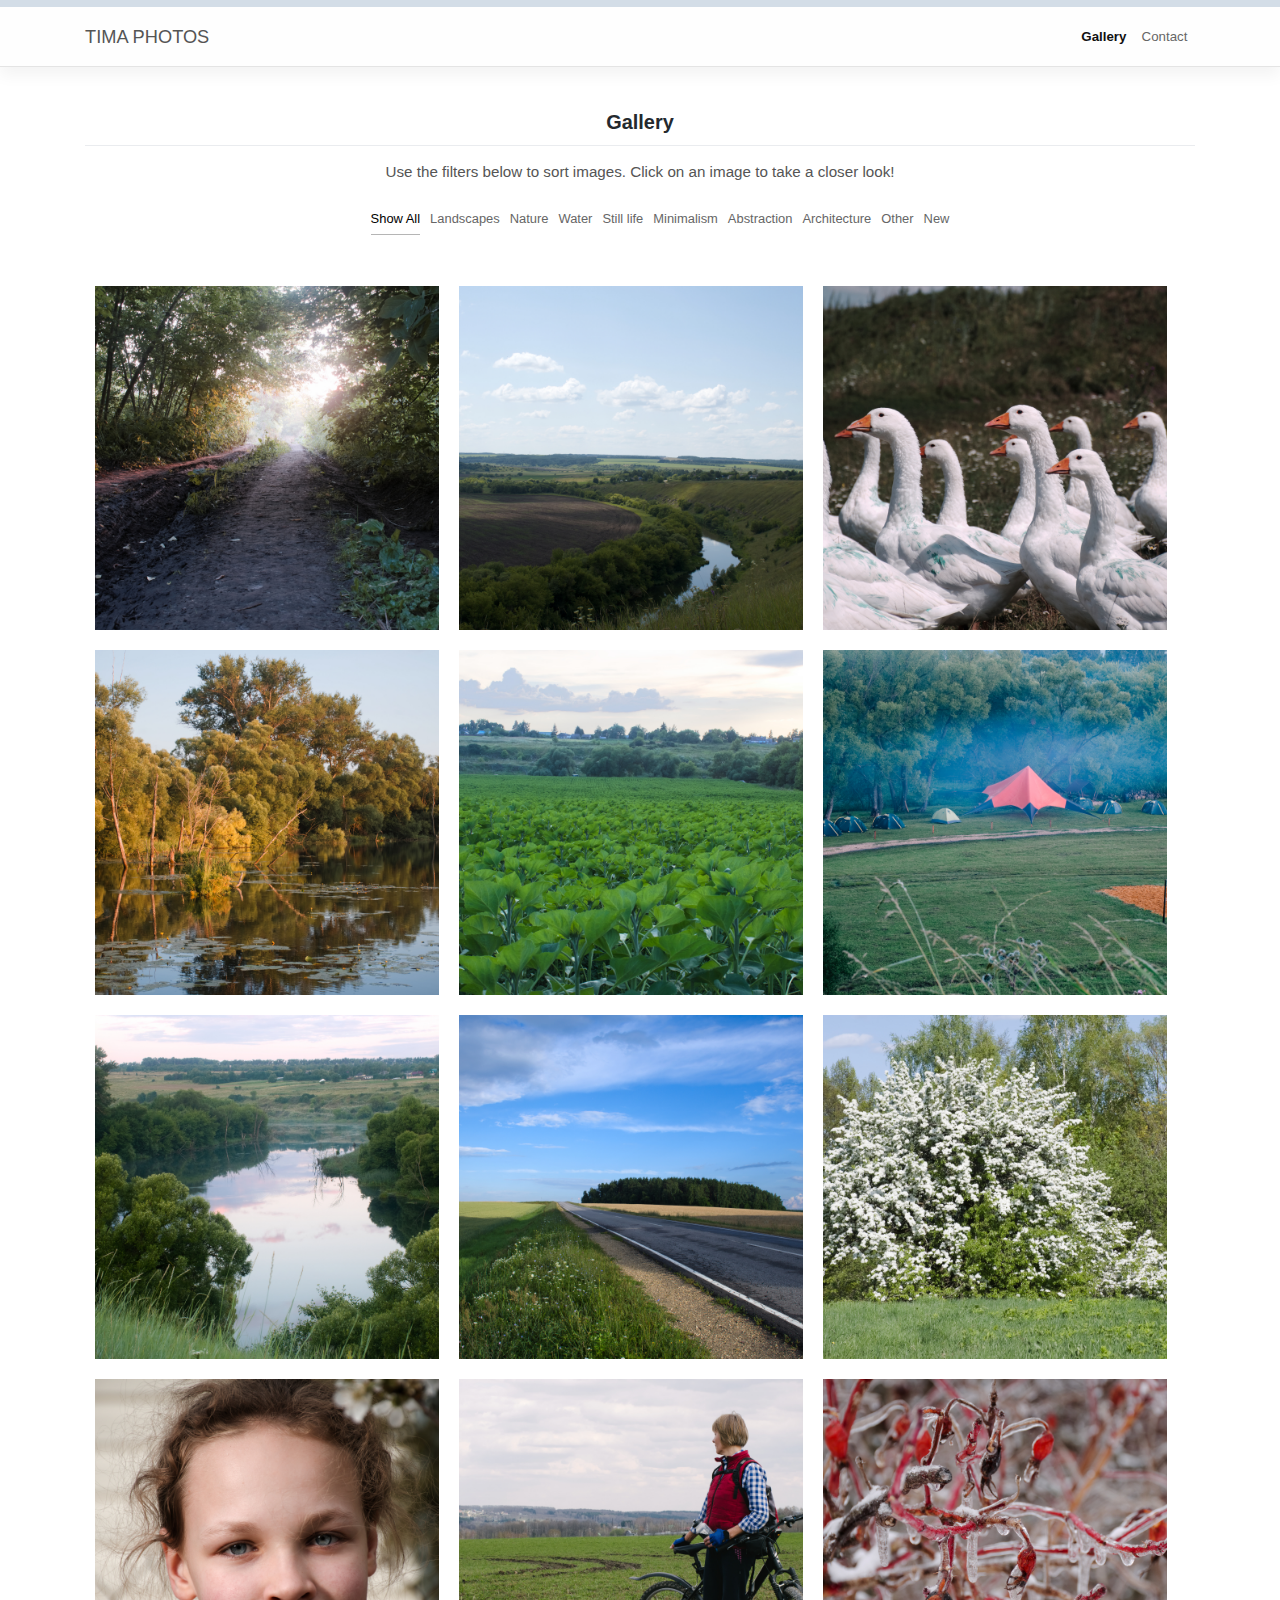
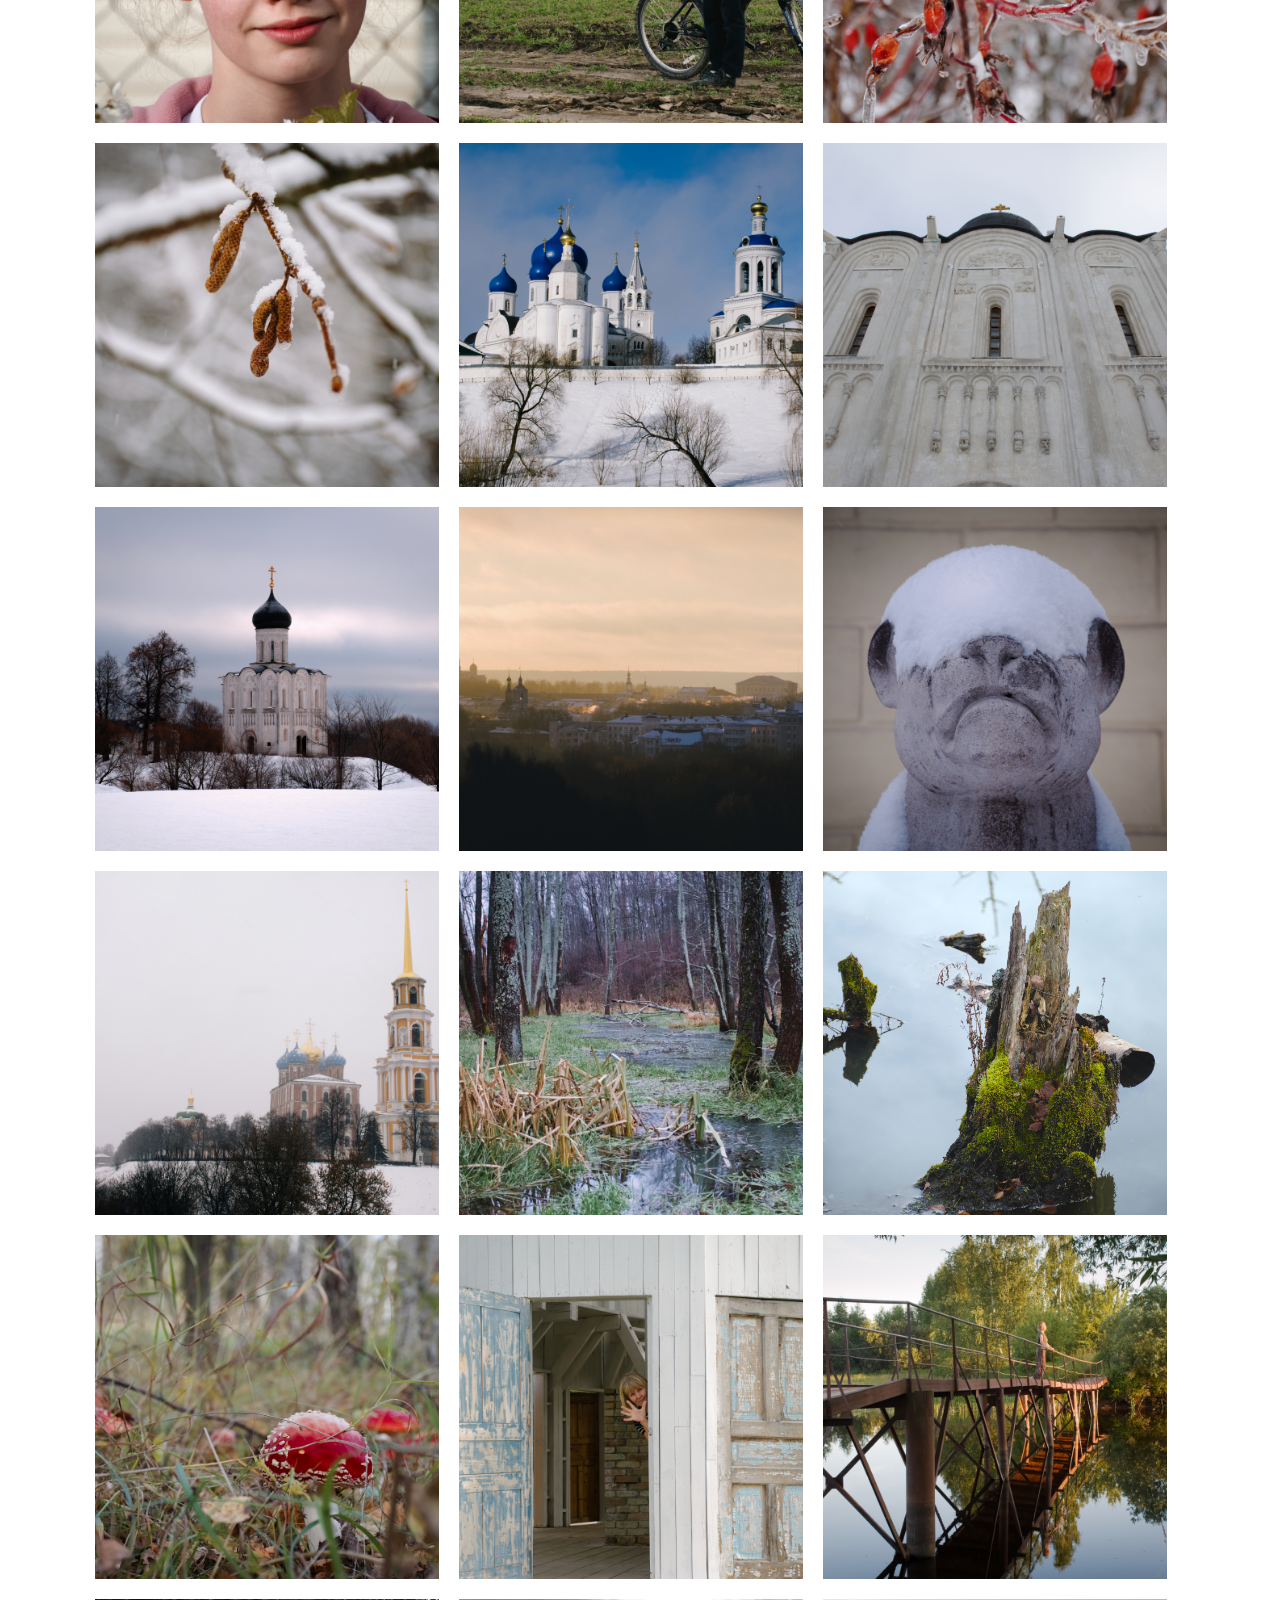
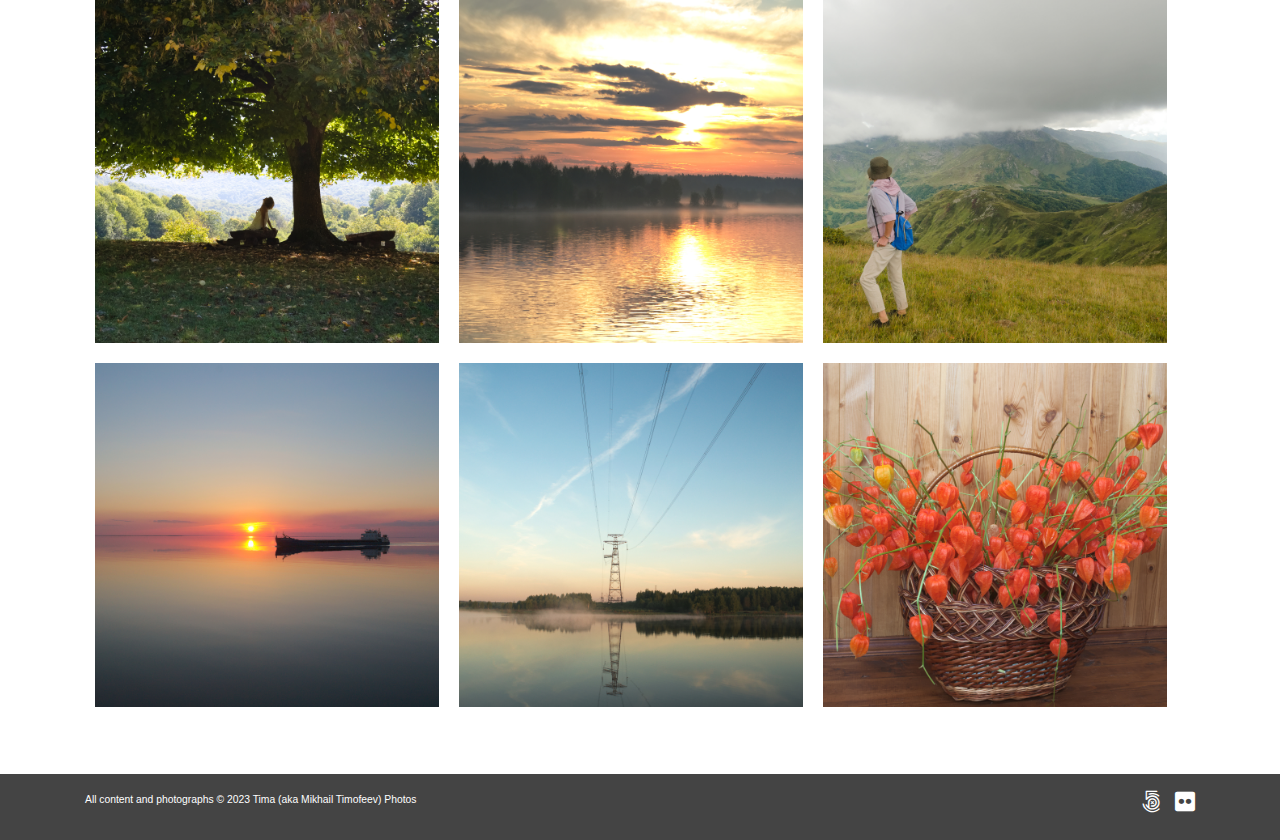
<file: index.html>
<!DOCTYPE html>
<html lang="en">
<head>
    <meta charset="UTF-8">
    <meta name="viewport" content="width=device-width, initial-scale=1">
    <meta http-equiv="X-UA-Compatible" content="IE=edge">
    <meta name="yandex-verification" content="fe6e0bccfb74eb7d" />
    <meta name='wmail-verification' content='92d6a780be58b25e666e4477e336b0ff' />
    <meta name="description" content="Tima photos (photographs & pictures) landscapes nature and other">
    <link rel="icon" href="https://tmphotos.ru/favicon.svg" type="image/svg+xml">
    <title>Gallery &#8211; Tima Photos</title>
<!-- Global site tag (gtag.js) - Google Analytics -->
<script async src="https://www.googletagmanager.com/gtag/js?id=UA-109745137-1"></script>
<script>
  window.dataLayer = window.dataLayer || [];
  function gtag(){dataLayer.push(arguments);}
  gtag('js', new Date());

  gtag('config', 'UA-109745137-1');
</script>
<!-- Yandex.Metrika counter -->
<script type="text/javascript" >
   (function(m,e,t,r,i,k,a){m[i]=m[i]||function(){(m[i].a=m[i].a||[]).push(arguments)};
   m[i].l=1*new Date();k=e.createElement(t),a=e.getElementsByTagName(t)[0],k.async=1,k.src=r,a.parentNode.insertBefore(k,a)})
   (window, document, "script", "https://mc.yandex.ru/metrika/tag.js", "ym");

   ym(69607495, "init", {
        clickmap:true,
        trackLinks:true,
        accurateTrackBounce:true
   });
</script>
<noscript><div><img src="https://mc.yandex.ru/watch/69607495" style="position:absolute; left:-9999px;" alt="" /></div></noscript>
<!-- /Yandex.Metrika counter -->
<link rel='stylesheet' id='layout-css'  href='css/layout.css' type='text/css' media='all' />
<link rel='stylesheet' id='general-css'  href='css/general.css' type='text/css' media='all' />
<link rel='stylesheet' id='bootstrap-css'  href='css/bootstrap.min.css' type='text/css' media='all' />
<link rel='stylesheet' id='fontawesome-css'  href='css/all.css' type='text/css' media='all' />
<link rel='stylesheet' id='starter-style-css'  href='css/starter-style.css' type='text/css' media='all' />
<link rel='stylesheet' id='lightbox-css'  href='css/lightbox.css' type='text/css' media='all' />
<script src='js/jquery-3.5.1.js' id='jquery-js'></script>
</head>
<body class="woocommerce-no-js group-blog">
<div id="page">
    <a class="screen-reader-text" href="#content">Skip to content</a>
    <header id="masthead" class="site-header navbar-light" role="banner">
        <div class="container">
            <nav class="navbar navbar-expand-xl p-0">
                <div class="navbar-brand">
                    <a class="site-title" href="https://tmphotos.ru">Tima Photos</a>
                </div>
                <button class="navbar-toggler" type="button" data-toggle="collapse" data-target="#main-nav" aria-expanded="false" aria-label="Toggle navigation">
                    <span class="navbar-toggler-icon"></span>
                </button>
                <div id="main-nav" class="collapse navbar-collapse justify-content-end">
                    <ul id="menu-main-menu" class="navbar-nav">
                    <li itemscope="itemscope" itemtype="https://www.schema.org/SiteNavigationElement" id="menu-item-5185" class="menu-item menu-item-type-post_type menu-item-object-page current-menu-item page_item page-item-5184 current_page_item active menu-item-5185 nav-item"><a title="Gallery" href="https://tmphotos.ru/index.html" class="nav-link" aria-current="page">Gallery</a></li>
                    <li itemscope="itemscope" itemtype="https://www.schema.org/SiteNavigationElement" id="menu-item-5108" class="menu-item menu-item-type-post_type menu-item-object-page menu-item-5108 nav-item"><a title="Contact" href="https://tmphotos.ru/contact.html" class="nav-link">Contact</a></li>
                    </ul>
                </div>
            </nav>
        </div>
    </header><!-- #masthead -->

	<div id="content" class="site-content">
		<div class="container">
			<div class="row">
	            <div id="primary" class="col-sm-12">
		            <main id="main" class="site-main" role="main">
						<h1 class="entry-title">Gallery</h1>
			            <div id="gallery_wrapper">
			                <div id="gallery_nav">
							    <p>Use the filters below to sort images. Click on an image to take a closer look!</p>
						        <ul>
			                        <li><a class="active" href="#" data-category="all">Show All</a>
			                        <li><a href="#" data-category="Landscapes">Landscapes</a>
                                    <li><a href="#" data-category="Nature">Nature</a>
                                    <li><a href="#" data-category="Water">Water</a>
                                    <li><a href="#" data-category="Still life">Still life</a>
                                    <li><a href="#" data-category="Minimalism">Minimalism</a>
                                    <li><a href="#" data-category="Abstraction">Abstraction</a>
                                    <li><a href="#" data-category="Architecture">Architecture</a>
                                    <!--<li><a href="#" data-category="Food">Food</a>-->
                                    <!--<li><a href="#" data-category="Animals">Animals</a>-->
                                    <li><a href="#" data-category="Other">Other</a>
                                    <li><a href="#" data-category="New">New</a>
                                 </ul>
			                </div><!-- gallery nav -->

			                <div class="gallery_grid">
				                <div class="grid-sizer"></div>
                                <div class="grid-item" data-category="Landscapes New " style="background: url(photo/DSC_0927_1.jpg) center center no-repeat;"><a href="photo/DSC_0927_1.jpg" data-lightbox="Landscapes" data-title="The dirt road to the light" data-alt="way, morning, fog, mist, countryside, sunrise, forest, tree, track, arch, gleam, plant, outdoors, scenic"></a></div>
                                <div class="grid-item" data-category="Landscapes New " style="background: url(photo/DSC_0920.jpg) center center no-repeat;"><a href="photo/DSC_0920.jpg" data-lightbox="Landscapes" data-title="Turn of the river" data-alt="scenery, field, country, countryside, agriculture, view, riverside, riverbank, cloud, sky, horizon, skyline, tree, elevation, hill, outdoors, grass"></a></div>
                                <div class="grid-item" data-category="Other New " style="background: url(photo/DSC_0916.jpg) center center no-repeat;"><a href="photo/DSC_0916.jpg" data-lightbox="Other" data-title="Geese" data-alt="goose, neck, bird, waterbird, mark, silly, countryside, poultry, fowl, white, beak, eye, gaggle, flock, group, feather, green, domestic"></a></div>
                                <div class="grid-item" data-category="Landscapes Water New " style="background: url(photo/DSC_0907.jpg) center center no-repeat;"><a href="photo/DSC_0907.jpg" data-lightbox="Water" data-title="River at sunset" data-alt="tree, nature, lily, water lily, deadwood, trunk, riverbank, reflection, summer, flower, plant, leaf"></a></div>
                                <div class="grid-item" data-category="Landscapes New " style="background: url(photo/DSC_0897-3.jpg) center center no-repeat;"><a href="photo/DSC_0897-3.jpg" data-lightbox="Landscapes" data-title="The field with green sunflowers" data-alt="leaf, plant, agriculture, sunset, scenery, country, green, cloud, perspective, countryside, row, tree"></a></div>
                                <div class="grid-item" data-category="Other Landscapes New " style="background: url(photo/DSC_0894.jpg) center center no-repeat;"><a href="photo/DSC_0894.jpg" data-lightbox="Other" data-title="Tourist camp by the river in the morning" data-alt="tent, pavilion, marquee, tourism, leisure, fog, tree, court, field, grass, green, smoke, mist, road, above, view, glamping, activity, summer, adventure, vacation, outdoors"></a></div>
                                <div class="grid-item" data-category="Landscapes Water New " style="background: url(photo/DSC_0885.jpg) center center no-repeat;"><a href="photo/DSC_0885.jpg" data-lightbox="Landscapes" data-title="Calm river in the morning" data-alt="sunrise, reflection, tree, outdoors, silent, grass, green, cloud, riverside, bank, scenery, view, above"></a></div>
                                <div class="grid-item" data-category="Landscapes New " style="background: url(photo/DSC_0865.jpg) center center no-repeat;"><a href="photo/DSC_0865.jpg" data-lightbox="Landscapes" data-title="The road between two fields" data-alt="line, agriculture, green, grass, plant, scenery, sky, blue, cloud, shadow, forest, roadside, flower, outdoors, hill"></a></div>
                                <div class="grid-item" data-category="Nature New " style="background: url(photo/DSC_0860.jpg) center center no-repeat;"><a href="photo/DSC_0860.jpg" data-lightbox="Nature" data-title="Tree in bloom" data-alt="flower, blossom, white, green, spring, plant, outdoors, grass, springtime, flowery"></a></div>
                                <div class="grid-item" data-category="Other" style="background: url(photo/DSC_0851-1.jpg) center center no-repeat;"><a href="photo/DSC_0851-1.jpg" data-lightbox="Other" data-title="Young woman" data-alt="Spring, girl, green, blossom, flower, portrait, curl, natural, beauty, beautiful, youth"></a></div>
                                <div class="grid-item" data-category="Landscapes Other" style="background: url(photo/DSC_0841-1.jpg) center center no-repeat;"><a href="photo/DSC_0841-1.jpg" data-lightbox="Landscapes" data-title="Woman leaning on a bicycle looking into the distance" data-alt="bike, field, meadow, outdoors, cycling, grass, green, view, vista, road, dirt, rest, style life"></a></div>
                                <div class="grid-item" data-category="Abstraction Nature" style="background: url(photo/DSC_0834.jpg) center center no-repeat;"><a href="photo/DSC_0834.jpg" data-lightbox="Abstraction" data-title="Branches and hips of the dog rose in ice" data-alt="winter, snow, cold, red, rosehip, shell, cover, drop, icicle"></a></div>
                                <div class="grid-item" data-category="Nature" style="background: url(photo/DSC_0825.jpg) center center no-repeat;"><a href="photo/DSC_0825.jpg" data-lightbox="Nature" data-title="Catkins on a branch under the snow" data-alt="cold, tree, winter, ice, ament, plant, season, brown, drop"></a></div>
                                <div class="grid-item" data-category="Architecture" style="background: url(photo/DSC_0784-1.jpg) center center no-repeat;"><a href="photo/DSC_0784-1.jpg" data-lightbox="Architecture" data-title="Holy Bogolyubovo Monastery | Vladimir" data-alt="convent, ancient, church, belltower, orthodox, dome, cross, winter, hill, snow, tree"></a></div>
                                <div class="grid-item" data-category="Architecture" style="background: url(photo/DSC_0782.jpg) center center no-repeat;"><a href="photo/DSC_0782.jpg" data-lightbox="Architecture" data-title="The front of Church of the Intercession on the Nerl | Vladimir" data-alt="orthodox, ancient, dome, cross, sculpture, pillar, face, window"></a></div>
                                <div class="grid-item" data-category="Architecture" style="background: url(photo/DSC_0779.jpg) center center no-repeat;"><a href="photo/DSC_0779.jpg" data-lightbox="Architecture" data-title="Church of the Intercession on the Nerl | Vladimir" data-alt="winter, snow, orthodox, ancient, dome, cross, tree"></a></div>
                                <div class="grid-item" data-category="Architecture Landscapes" style="background: url(photo/DSC_0773-1.jpg) center center no-repeat;"><a href="photo/DSC_0773-1.jpg" data-lightbox="Architecture" data-title="Churches in Vladimir" data-alt="sunshine, sunlight, morning, sunrise, dome, orthodox, cross, city, panorama, smoke"></a></div>
                                <div class="grid-item" data-category="Other" style="background: url(photo/DSC_0756.jpg) center center no-repeat;"><a href="photo/DSC_0756.jpg" data-lightbox="Other" data-title="Blindfold. It doesn't want to see anything " data-alt="statue, winter, snow, brick, ear, mug, muzzle, collar, blind, unseeing, sculpture, park, nose"></a></div>
                                <div class="grid-item" data-category="Architecture" style="background: url(photo/DSC_0706.jpg) center center no-repeat;"><a href="photo/DSC_0706.jpg" data-lightbox="Architecture" data-title="Assumption Cathedral and bell tower of Ryazan Kremlin" data-alt="uspensky, church, Orthodox, ancient, historic, winter, snow, dome"></a></div>
                                <div class="grid-item" data-category="Landscapes Nature" style="background: url(photo/DSC_0695.jpg) center center no-repeat;"><a href="photo/DSC_0695.jpg" data-lightbox="Landscapes" data-title="The forest river: before winter" data-alt="grass, green, cold, water, ice, river, tree, forest, scenery, fall, autumn, moss, deadwood"></a></div>
                                <div class="grid-item" data-category="Nature Abstraction" style="background: url(photo/DSC_0689.jpg) center center no-repeat;"><a href="photo/DSC_0689.jpg" data-lightbox="Abstraction" data-title="The old rotten stump in water" data-alt="moss, green, reflection, leaf, putrid, wood, old, edge"></a></div>
                                <div class="grid-item" data-category="Nature" style="background: url(photo/DSC_0644.jpg) center center no-repeat;"><a href="photo/DSC_0644.jpg" data-lightbox="Nature" data-title="Mushrooms in the autumn forest" data-alt="amanita, muscaria, fly-agaric, red, forest, grass, autumn"></a></div>
                                <div class="grid-item" data-category="Architecture Other" style="background: url(photo/DSC_0572-2.jpg) center center no-repeat;"><a href="photo/DSC_0572-2.jpg" data-lightbox="Other" data-title="The doors" data-alt="Nikola-Lenivets, woman, open, palm, wooden, doorway"></a></div>
                                <div class="grid-item" data-category="Nature Other" style="background: url(photo/DSC_0535-1.jpg) center center no-repeat;"><a href="photo/DSC_0535-1.jpg" data-lightbox="Other" data-title="Woman on the bridge over the small river" data-alt="outdoors, calm, still, mirroring, beautiful"></a></div>
                                <div class="grid-item" data-category="Nature Other" style="background: url(photo/DSC_1390-2.jpg) center center no-repeat;"><a href="photo/DSC_1390-2.jpg" data-lightbox="Nature" data-title="Woman under the shade of a tree" data-alt="rest, shadow, silhouette, bench, crown"></a></div>
                                <div class="grid-item" data-category="Landscapes Water" style="background: url(photo/DSC_1269-1.jpg) center center no-repeat;"><a href="photo/DSC_1269-1.jpg" data-lightbox="Landscapes" data-title="The dramatic sunrise over the river" data-alt="sun, reflection, mist, glow, dramatic"></a></div>
                                <div class="grid-item" data-category="Landscapes" style="background: url(photo/DSC_1212-6.jpg) center center no-repeat;"><a href="photo/DSC_1212-6.jpg" data-lightbox="Landscapes" data-title="Woman on the mountain side under low clouds | Abkhazia" data-alt="valley, hiking, rain, ridge, dramatic"></a></div>
                                <div class="grid-item" data-category="Minimalism Water" style="background: url(photo/DSC_1072.jpg) center center no-repeat;"><a href="photo/DSC_1072.jpg" data-lightbox="Minimalism" data-title="Barge is on the lake at sunset" data-alt="barge sunset sun still horizon"></a></div>
                                <div class="grid-item" data-category="Landscapes Water" style="background: url(photo/DSC_1025.jpg) center center no-repeat;"><a href="photo/DSC_1025.jpg" data-lightbox="Landscapes" data-title="Power line crosses the river" data-alt="morning fog river line power"></a></div>
                                <div class="grid-item" data-category="Still life" style="background: url(photo/DSC_0520.jpg) center center no-repeat;"><a href="photo/DSC_0520.jpg" data-lightbox="Still life" data-title="Сhinese lanterns in a basket" data-alt="lanterns chinese bouquet basket physalis"></a></div>
							</div>
					     </div>
            		</main><!-- #main -->
	            </div><!-- #primary -->
			</div><!-- .row -->
		</div><!-- .container -->
	</div><!-- #content -->

   	<footer id="colophon" class="site-footer navbar-light" role="contentinfo">
		<div class="container pt-3 pb-3">
		    <div class="row">
		        <div class="col-xs-12 col-sm-6">
			        <div class="site-info">
                        <small>All content and photographs &copy; 2023 <a href="https://tmphotos.ru">Tima (aka Mikhail Timofeev) Photos</a></small>
			        </div><!-- close .site-info -->
		        </div>
                <div class="col-xs-12 col-sm-6 text-right">
			        <ul class="list-unstyled list-inline h4">
			            <li class="list-inline-item"><a href="https://500px.com/p/miktima?view=photos" title="Follow Tima on 500px" target="_blank"><i class="fab fa-500px"></i></a></li>
                        <li class="list-inline-item"><a href="https://www.flickr.com/photos/146680308@N05/" title="Follow Tima on Flickr" target="_blank"><i class="fab fa-flickr"></i></a></li>
			        </ul>
                </div>
		    </div>
		</div>
	</footer><!-- #colophon -->
</div><!-- #page -->
<script type='text/javascript' src='js/bootstrap.bundle.min.js' id='bootstrap-min-js'></script>
<script type='text/javascript' src='js/lightbox.js' id='lightbox-js'></script>
<script type='text/javascript' src='js/masonry.pkgd.js' id='masonry-js'></script>
<script type='text/javascript' src='js/custom.js' id='custom-js'></script>
</body>
</html>
</file>
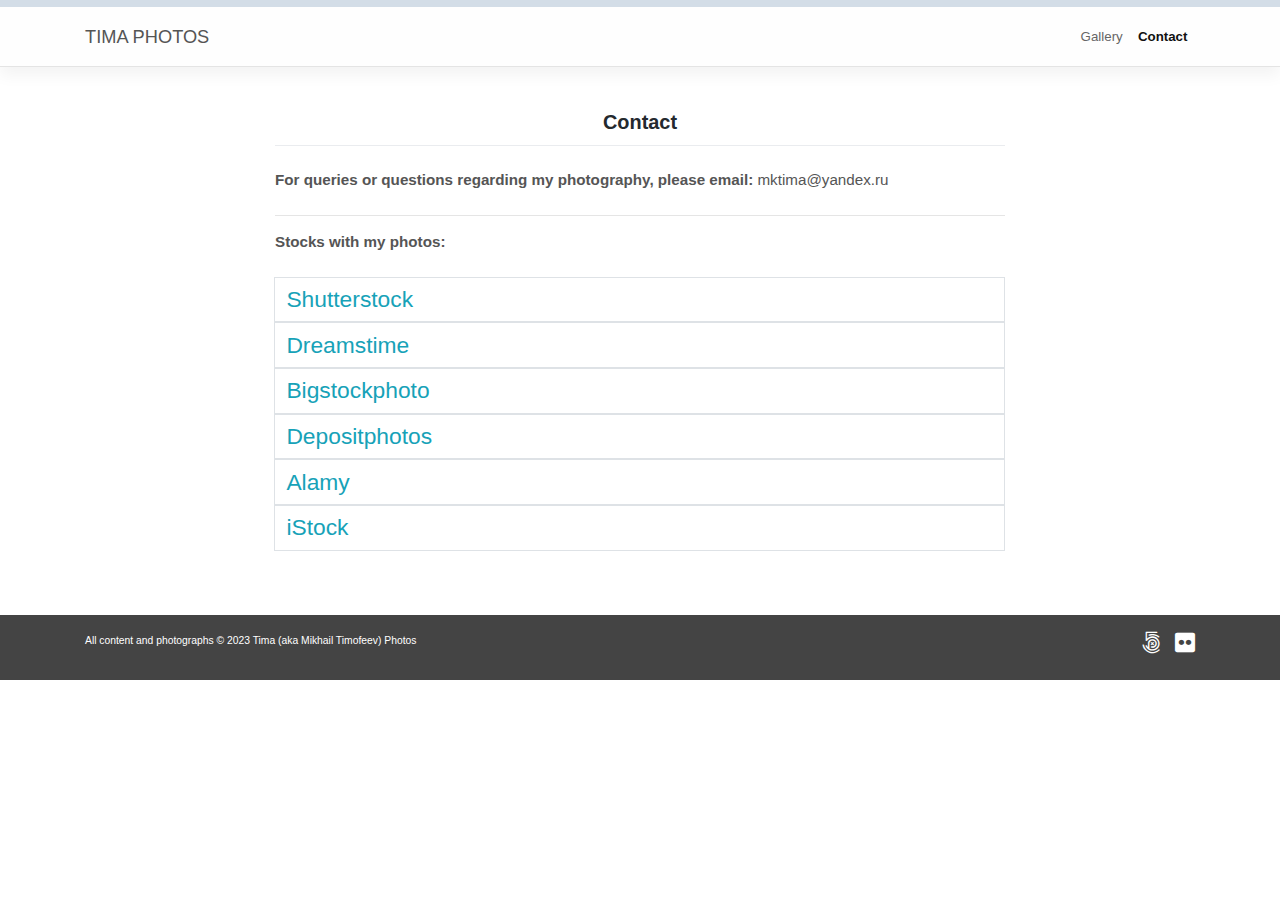
<file: contact.html>
<!DOCTYPE html>
<html>
<head>
    <meta charset="UTF-8">
    <meta name="viewport" content="width=device-width, initial-scale=1">
    <meta http-equiv="X-UA-Compatible" content="IE=edge">
    <meta name="description" content="Tima photos (photographs & pictures) contacts">
    <link rel="icon" href="https://tmphotos.ru/favicon.svg" type="image/svg+xml">
    <title>Contact &#8211; Tima Photos</title>
 <!-- Global site tag (gtag.js) - Google Analytics -->
<script async src="https://www.googletagmanager.com/gtag/js?id=UA-109745137-1"></script>
<script>
  window.dataLayer = window.dataLayer || [];
  function gtag(){dataLayer.push(arguments);}
  gtag('js', new Date());

  gtag('config', 'UA-109745137-1');
</script>
<!-- Yandex.Metrika counter -->
<script type="text/javascript" >
   (function(m,e,t,r,i,k,a){m[i]=m[i]||function(){(m[i].a=m[i].a||[]).push(arguments)};
   m[i].l=1*new Date();k=e.createElement(t),a=e.getElementsByTagName(t)[0],k.async=1,k.src=r,a.parentNode.insertBefore(k,a)})
   (window, document, "script", "https://mc.yandex.ru/metrika/tag.js", "ym");

   ym(69607495, "init", {
        clickmap:true,
        trackLinks:true,
        accurateTrackBounce:true
   });
</script>
<noscript><div><img src="https://mc.yandex.ru/watch/69607495" style="position:absolute; left:-9999px;" alt="" /></div></noscript>
<!-- /Yandex.Metrika counter -->
<link rel='stylesheet' id='layout-css'  href='css/layout.css' type='text/css' media='all' />
<link rel='stylesheet' id='general-css'  href='css/general.css' type='text/css' media='all' />
<link rel='stylesheet' id='bootstrap-css'  href='css/bootstrap.min.css' type='text/css' media='all' />
<link rel='stylesheet' id='fontawesome-css'  href='css/all.css' type='text/css' media='all' />
<link rel='stylesheet' id='starter-style-css'  href='css/starter-style.css' type='text/css' media='all' />
<link rel='stylesheet' id='lightbox-css'  href='css/lightbox.css' type='text/css' media='all' />
<script type='text/javascript' src='js/jquery-3.5.1.js' id='jquery-js'></script>
</head>
<body class="woocommerce-no-js group-blog">
<div id="page">
    <header id="masthead" class="site-header navbar-light" role="banner">
        <div class="container">
            <nav class="navbar navbar-expand-xl p-0">
                <div class="navbar-brand">
                    <a class="site-title" href="https://tmphotos.ru">Tima Photos</a>
                </div>
                <button class="navbar-toggler" type="button" data-toggle="collapse" data-target="#main-nav" aria-controls="" aria-expanded="false" aria-label="Toggle navigation">
                    <span class="navbar-toggler-icon"></span>
                </button>
                <div id="main-nav" class="collapse navbar-collapse justify-content-end">
                    <ul id="menu-main-menu" class="navbar-nav">
                    <li itemscope="itemscope" itemtype="https://www.schema.org/SiteNavigationElement" id="menu-item-5185" class="menu-item menu-item-type-post_type menu-item-object-page menu-item-5185 nav-item"><a title="Gallery" href="https://tmphotos.ru/index.html" class="nav-link" aria-current="page">Gallery</a></li>
                    <li itemscope="itemscope" itemtype="https://www.schema.org/SiteNavigationElement" id="menu-item-5108" class="menu-item menu-item-type-post_type menu-item-object-page current-menu-item page_item page-item-5107 current_page_item active menu-item-5108 nav-ite"><a title="Contact" href="https://tmphotos.ru/contact.html" class="nav-link">Contact</a></li>
                    </ul>
                </div>
            </nav>
        </div>
    </header><!-- #masthead -->
 	<div id="content" class="site-content">
		<div class="container">
			<div class="row">
                <section id="primary" class="content-area col-md-8 offset-md-2">
		            <main id="main" class="site-main" role="main">
			            <article id="post-5107" class="post-5107 page type-page status-publish hentry">
	                        <header class="entry-header">
		                        <h1 class="entry-title">Contact</h1>
                            </header><!-- .entry-header -->
                            <div class="entry-content">
	                            <p><strong>For queries or questions regarding my photography, please email: </strong> mktima@yandex.ru<br></p>
                                <hr class="wp-block-separator"/>
                                <p><strong>Stocks with my photos:</strong></p>
                                <ul class="list-unstyled h4">
			                        <li class="page-link"><a href="https://www.shutterstock.com/g/miktima?rid=227170641&utm_medium=email&utm_source=ctrbreferral-link" title="Shutterstock" target="_blank">Shutterstock</a></li>
			                        <li class="page-link"><a href="https://www.dreamstime.com/tima28_info" title="Dreamstime" target="_blank">Dreamstime</a></li>
			                        <li class="page-link"><a href="https://www.bigstockphoto.com/ru/search/?contributor=Miktima&safesearch=n" title="Bigstockphoto" target="_blank">Bigstockphoto</a></li>
                                    <li class="page-link"><a href="https://ru.depositphotos.com/portfolio-19584812.html?ref=19584812" title="Depositphotos" target="_blank">Depositphotos</a></li>
                                    <li class="page-link"><a href="https://www.alamy.com/portfolio/351465.html" title="Alamy" target="_blank">Alamy</a></li>
                                    <li class="page-link"><a href="https://www.istockphoto.com/portfolio/MikhailTimofeev" title="iStock" target="_blank">iStock</a></li>
            			        </ul>
                            </div><!-- .entry-content -->
                    	</article><!-- #post-## -->
		            </main><!-- #main -->
	            </section><!-- #primary -->
			</div><!-- .row -->
		</div><!-- .container -->
	</div><!-- #content -->
   	<footer id="colophon" class="site-footer navbar-light" role="contentinfo">
		<div class="container pt-3 pb-3">
		    <div class="row">
		        <div class="col-xs-12 col-sm-6">
			        <div class="site-info">
                        <small>All content and photographs &copy; 2023 <a href="https://tmphotos.ru">Tima (aka Mikhail Timofeev) Photos</a></small>
			        </div><!-- close .site-info -->
		        </div>
                <div class="col-xs-12 col-sm-6 text-right">
			        <ul class="list-unstyled list-inline h4">
			            <li class="list-inline-item"><a href="https://500px.com/p/miktima?view=photos" title="Follow Tima on 500px" target="_blank"><i class="fab fa-500px"></i></a></li>
                        <li class="list-inline-item"><a href="https://www.flickr.com/photos/146680308@N05/" title="Follow Tima on Flickr" target="_blank"><i class="fab fa-flickr"></i></a></li>
			        </ul>
                </div>
		    </div>
		</div>
	</footer><!-- #colophon -->
</div><!-- #page -->
<script type='text/javascript' src='js/bootstrap.bundle.min.js' id='bootstrap-min-js'></script>
<script type='text/javascript' src='js/lightbox.js' id='lightbox-js'></script>
<script type='text/javascript' src='js/masonry.pkgd.js' id='masonry-js'></script>
<script type='text/javascript' src='js/custom.js' id='custom-js'></script>
</body>
</html>
</file>
<file: css/layout.css>
@charset "UTF-8";.woocommerce .woocommerce-error .button,.woocommerce .woocommerce-info .button,.woocommerce .woocommerce-message .button,.woocommerce-page .woocommerce-error .button,.woocommerce-page .woocommerce-info .button,.woocommerce-page .woocommerce-message .button{float:right}.woocommerce .col2-set,.woocommerce-page .col2-set{width:100%}.woocommerce .col2-set::after,.woocommerce .col2-set::before,.woocommerce-page .col2-set::after,.woocommerce-page .col2-set::before{content:' ';display:table}.woocommerce .col2-set::after,.woocommerce-page .col2-set::after{clear:both}.woocommerce .col2-set .col-1,.woocommerce-page .col2-set .col-1{float:left;width:48%}.woocommerce .col2-set .col-2,.woocommerce-page .col2-set .col-2{float:right;width:48%}.woocommerce img,.woocommerce-page img{height:auto;max-width:100%}.woocommerce #content div.product div.images,.woocommerce div.product div.images,.woocommerce-page #content div.product div.images,.woocommerce-page div.product div.images{float:left;width:48%}.woocommerce #content div.product div.thumbnails::after,.woocommerce #content div.product div.thumbnails::before,.woocommerce div.product div.thumbnails::after,.woocommerce div.product div.thumbnails::before,.woocommerce-page #content div.product div.thumbnails::after,.woocommerce-page #content div.product div.thumbnails::before,.woocommerce-page div.product div.thumbnails::after,.woocommerce-page div.product div.thumbnails::before{content:' ';display:table}.woocommerce #content div.product div.thumbnails::after,.woocommerce div.product div.thumbnails::after,.woocommerce-page #content div.product div.thumbnails::after,.woocommerce-page div.product div.thumbnails::after{clear:both}.woocommerce #content div.product div.thumbnails a,.woocommerce div.product div.thumbnails a,.woocommerce-page #content div.product div.thumbnails a,.woocommerce-page div.product div.thumbnails a{float:left;width:30.75%;margin-right:3.8%;margin-bottom:1em}.woocommerce #content div.product div.thumbnails a.last,.woocommerce div.product div.thumbnails a.last,.woocommerce-page #content div.product div.thumbnails a.last,.woocommerce-page div.product div.thumbnails a.last{margin-right:0}.woocommerce #content div.product div.thumbnails a.first,.woocommerce div.product div.thumbnails a.first,.woocommerce-page #content div.product div.thumbnails a.first,.woocommerce-page div.product div.thumbnails a.first{clear:both}.woocommerce #content div.product div.thumbnails.columns-1 a,.woocommerce div.product div.thumbnails.columns-1 a,.woocommerce-page #content div.product div.thumbnails.columns-1 a,.woocommerce-page div.product div.thumbnails.columns-1 a{width:100%;margin-right:0;float:none}.woocommerce #content div.product div.thumbnails.columns-2 a,.woocommerce div.product div.thumbnails.columns-2 a,.woocommerce-page #content div.product div.thumbnails.columns-2 a,.woocommerce-page div.product div.thumbnails.columns-2 a{width:48%}.woocommerce #content div.product div.thumbnails.columns-4 a,.woocommerce div.product div.thumbnails.columns-4 a,.woocommerce-page #content div.product div.thumbnails.columns-4 a,.woocommerce-page div.product div.thumbnails.columns-4 a{width:22.05%}.woocommerce #content div.product div.thumbnails.columns-5 a,.woocommerce div.product div.thumbnails.columns-5 a,.woocommerce-page #content div.product div.thumbnails.columns-5 a,.woocommerce-page div.product div.thumbnails.columns-5 a{width:16.9%}.woocommerce #content div.product div.summary,.woocommerce div.product div.summary,.woocommerce-page #content div.product div.summary,.woocommerce-page div.product div.summary{float:right;width:48%;clear:none}.woocommerce #content div.product .woocommerce-tabs,.woocommerce div.product .woocommerce-tabs,.woocommerce-page #content div.product .woocommerce-tabs,.woocommerce-page div.product .woocommerce-tabs{clear:both}.woocommerce #content div.product .woocommerce-tabs ul.tabs::after,.woocommerce #content div.product .woocommerce-tabs ul.tabs::before,.woocommerce div.product .woocommerce-tabs ul.tabs::after,.woocommerce div.product .woocommerce-tabs ul.tabs::before,.woocommerce-page #content div.product .woocommerce-tabs ul.tabs::after,.woocommerce-page #content div.product .woocommerce-tabs ul.tabs::before,.woocommerce-page div.product .woocommerce-tabs ul.tabs::after,.woocommerce-page div.product .woocommerce-tabs ul.tabs::before{content:' ';display:table}.woocommerce #content div.product .woocommerce-tabs ul.tabs::after,.woocommerce div.product .woocommerce-tabs ul.tabs::after,.woocommerce-page #content div.product .woocommerce-tabs ul.tabs::after,.woocommerce-page div.product .woocommerce-tabs ul.tabs::after{clear:both}.woocommerce #content div.product .woocommerce-tabs ul.tabs li,.woocommerce div.product .woocommerce-tabs ul.tabs li,.woocommerce-page #content div.product .woocommerce-tabs ul.tabs li,.woocommerce-page div.product .woocommerce-tabs ul.tabs li{display:inline-block}.woocommerce #content div.product #reviews .comment::after,.woocommerce #content div.product #reviews .comment::before,.woocommerce div.product #reviews .comment::after,.woocommerce div.product #reviews .comment::before,.woocommerce-page #content div.product #reviews .comment::after,.woocommerce-page #content div.product #reviews .comment::before,.woocommerce-page div.product #reviews .comment::after,.woocommerce-page div.product #reviews .comment::before{content:' ';display:table}.woocommerce #content div.product #reviews .comment::after,.woocommerce div.product #reviews .comment::after,.woocommerce-page #content div.product #reviews .comment::after,.woocommerce-page div.product #reviews .comment::after{clear:both}.woocommerce #content div.product #reviews .comment img,.woocommerce div.product #reviews .comment img,.woocommerce-page #content div.product #reviews .comment img,.woocommerce-page div.product #reviews .comment img{float:right;height:auto}.woocommerce ul.products,.woocommerce-page ul.products{clear:both}.woocommerce ul.products::after,.woocommerce ul.products::before,.woocommerce-page ul.products::after,.woocommerce-page ul.products::before{content:' ';display:table}.woocommerce ul.products::after,.woocommerce-page ul.products::after{clear:both}.woocommerce ul.products li.product,.woocommerce-page ul.products li.product{float:left;margin:0 3.8% 2.992em 0;padding:0;position:relative;width:22.05%;margin-left:0}.woocommerce ul.products li.first,.woocommerce-page ul.products li.first{clear:both}.woocommerce ul.products li.last,.woocommerce-page ul.products li.last{margin-right:0}.woocommerce ul.products.columns-1 li.product,.woocommerce-page ul.products.columns-1 li.product{width:100%;margin-right:0}.woocommerce ul.products.columns-2 li.product,.woocommerce-page ul.products.columns-2 li.product{width:48%}.woocommerce ul.products.columns-3 li.product,.woocommerce-page ul.products.columns-3 li.product{width:30.75%}.woocommerce ul.products.columns-5 li.product,.woocommerce-page ul.products.columns-5 li.product{width:16.95%}.woocommerce ul.products.columns-6 li.product,.woocommerce-page ul.products.columns-6 li.product{width:13.5%}.woocommerce-page.columns-1 ul.products li.product,.woocommerce.columns-1 ul.products li.product{width:100%;margin-right:0}.woocommerce-page.columns-2 ul.products li.product,.woocommerce.columns-2 ul.products li.product{width:48%}.woocommerce-page.columns-3 ul.products li.product,.woocommerce.columns-3 ul.products li.product{width:30.75%}.woocommerce-page.columns-5 ul.products li.product,.woocommerce.columns-5 ul.products li.product{width:16.95%}.woocommerce-page.columns-6 ul.products li.product,.woocommerce.columns-6 ul.products li.product{width:13.5%}.woocommerce .woocommerce-result-count,.woocommerce-page .woocommerce-result-count{float:left}.woocommerce .woocommerce-ordering,.woocommerce-page .woocommerce-ordering{float:right}.woocommerce .woocommerce-pagination ul.page-numbers::after,.woocommerce .woocommerce-pagination ul.page-numbers::before,.woocommerce-page .woocommerce-pagination ul.page-numbers::after,.woocommerce-page .woocommerce-pagination ul.page-numbers::before{content:' ';display:table}.woocommerce .woocommerce-pagination ul.page-numbers::after,.woocommerce-page .woocommerce-pagination ul.page-numbers::after{clear:both}.woocommerce .woocommerce-pagination ul.page-numbers li,.woocommerce-page .woocommerce-pagination ul.page-numbers li{display:inline-block}.woocommerce #content table.cart img,.woocommerce table.cart img,.woocommerce-page #content table.cart img,.woocommerce-page table.cart img{height:auto}.woocommerce #content table.cart td.actions,.woocommerce table.cart td.actions,.woocommerce-page #content table.cart td.actions,.woocommerce-page table.cart td.actions{text-align:right}.woocommerce #content table.cart td.actions .input-text,.woocommerce table.cart td.actions .input-text,.woocommerce-page #content table.cart td.actions .input-text,.woocommerce-page table.cart td.actions .input-text{width:80px}.woocommerce #content table.cart td.actions .coupon,.woocommerce table.cart td.actions .coupon,.woocommerce-page #content table.cart td.actions .coupon,.woocommerce-page table.cart td.actions .coupon{float:left}.woocommerce #content table.cart td.actions .coupon label,.woocommerce table.cart td.actions .coupon label,.woocommerce-page #content table.cart td.actions .coupon label,.woocommerce-page table.cart td.actions .coupon label{display:none}.woocommerce .cart-collaterals,.woocommerce-page .cart-collaterals{width:100%}.woocommerce .cart-collaterals::after,.woocommerce .cart-collaterals::before,.woocommerce-page .cart-collaterals::after,.woocommerce-page .cart-collaterals::before{content:' ';display:table}.woocommerce .cart-collaterals::after,.woocommerce-page .cart-collaterals::after{clear:both}.woocommerce .cart-collaterals .related,.woocommerce-page .cart-collaterals .related{width:30.75%;float:left}.woocommerce .cart-collaterals .cross-sells,.woocommerce-page .cart-collaterals .cross-sells{width:48%;float:left}.woocommerce .cart-collaterals .cross-sells ul.products,.woocommerce-page .cart-collaterals .cross-sells ul.products{float:none}.woocommerce .cart-collaterals .cross-sells ul.products li,.woocommerce-page .cart-collaterals .cross-sells ul.products li{width:48%}.woocommerce .cart-collaterals .shipping_calculator,.woocommerce-page .cart-collaterals .shipping_calculator{width:48%;clear:right;float:right}.woocommerce .cart-collaterals .shipping_calculator::after,.woocommerce .cart-collaterals .shipping_calculator::before,.woocommerce-page .cart-collaterals .shipping_calculator::after,.woocommerce-page .cart-collaterals .shipping_calculator::before{content:' ';display:table}.woocommerce .cart-collaterals .shipping_calculator::after,.woocommerce-page .cart-collaterals .shipping_calculator::after{clear:both}.woocommerce .cart-collaterals .shipping_calculator .col2-set .col-1,.woocommerce .cart-collaterals .shipping_calculator .col2-set .col-2,.woocommerce-page .cart-collaterals .shipping_calculator .col2-set .col-1,.woocommerce-page .cart-collaterals .shipping_calculator .col2-set .col-2{width:47%}.woocommerce .cart-collaterals .cart_totals,.woocommerce-page .cart-collaterals .cart_totals{float:right;width:48%}.woocommerce ul.cart_list li::after,.woocommerce ul.cart_list li::before,.woocommerce ul.product_list_widget li::after,.woocommerce ul.product_list_widget li::before,.woocommerce-page ul.cart_list li::after,.woocommerce-page ul.cart_list li::before,.woocommerce-page ul.product_list_widget li::after,.woocommerce-page ul.product_list_widget li::before{content:' ';display:table}.woocommerce ul.cart_list li::after,.woocommerce ul.product_list_widget li::after,.woocommerce-page ul.cart_list li::after,.woocommerce-page ul.product_list_widget li::after{clear:both}.woocommerce ul.cart_list li img,.woocommerce ul.product_list_widget li img,.woocommerce-page ul.cart_list li img,.woocommerce-page ul.product_list_widget li img{float:right;height:auto}.woocommerce form .form-row::after,.woocommerce form .form-row::before,.woocommerce-page form .form-row::after,.woocommerce-page form .form-row::before{content:' ';display:table}.woocommerce form .form-row::after,.woocommerce-page form .form-row::after{clear:both}.woocommerce form .form-row label,.woocommerce-page form .form-row label{display:block}.woocommerce form .form-row label.checkbox,.woocommerce-page form .form-row label.checkbox{display:inline}.woocommerce form .form-row select,.woocommerce-page form .form-row select{width:100%}.woocommerce form .form-row .input-text,.woocommerce-page form .form-row .input-text{box-sizing:border-box;width:100%}.woocommerce form .form-row-first,.woocommerce form .form-row-last,.woocommerce-page form .form-row-first,.woocommerce-page form .form-row-last{width:47%;overflow:visible}.woocommerce form .form-row-first,.woocommerce-page form .form-row-first{float:left}.woocommerce form .form-row-last,.woocommerce-page form .form-row-last{float:right}.woocommerce form .form-row-wide,.woocommerce-page form .form-row-wide{clear:both}.woocommerce form .password-input,.woocommerce-page form .password-input{display:-webkit-box;display:flex;-webkit-box-orient:vertical;-webkit-box-direction:normal;flex-direction:column;-webkit-box-pack:center;justify-content:center;position:relative}.woocommerce form .password-input input[type=password],.woocommerce-page form .password-input input[type=password]{padding-right:2.5rem}.woocommerce form .password-input input::-ms-reveal,.woocommerce-page form .password-input input::-ms-reveal{display:none}.woocommerce form .show-password-input,.woocommerce-page form .show-password-input{position:absolute;right:.7em;top:.7em;cursor:pointer}.woocommerce form .show-password-input::after,.woocommerce-page form .show-password-input::after{font-family:WooCommerce;speak:none;font-weight:400;font-variant:normal;text-transform:none;line-height:1;-webkit-font-smoothing:antialiased;margin-left:.618em;content:"î€";text-decoration:none}.woocommerce form .show-password-input.display-password::after,.woocommerce-page form .show-password-input.display-password::after{color:#585858}.woocommerce #payment .form-row select,.woocommerce-page #payment .form-row select{width:auto}.woocommerce #payment .terms,.woocommerce #payment .wc-terms-and-conditions,.woocommerce-page #payment .terms,.woocommerce-page #payment .wc-terms-and-conditions{text-align:left;padding:0 1em 0 0;float:left}.woocommerce #payment #place_order,.woocommerce-page #payment #place_order{float:right}.woocommerce .woocommerce-billing-fields::after,.woocommerce .woocommerce-billing-fields::before,.woocommerce .woocommerce-shipping-fields::after,.woocommerce .woocommerce-shipping-fields::before,.woocommerce-page .woocommerce-billing-fields::after,.woocommerce-page .woocommerce-billing-fields::before,.woocommerce-page .woocommerce-shipping-fields::after,.woocommerce-page .woocommerce-shipping-fields::before{content:' ';display:table}.woocommerce .woocommerce-billing-fields::after,.woocommerce .woocommerce-shipping-fields::after,.woocommerce-page .woocommerce-billing-fields::after,.woocommerce-page .woocommerce-shipping-fields::after{clear:both}.woocommerce .woocommerce-terms-and-conditions,.woocommerce-page .woocommerce-terms-and-conditions{margin-bottom:1.618em;padding:1.618em}.woocommerce .woocommerce-oembed,.woocommerce-page .woocommerce-oembed{position:relative}.woocommerce-account .woocommerce-MyAccount-navigation{float:left;width:30%}.woocommerce-account .woocommerce-MyAccount-content{float:right;width:68%}.woocommerce-page.left-sidebar #content.twentyeleven{width:58.4%;margin:0 7.6%;float:right}.woocommerce-page.right-sidebar #content.twentyeleven{margin:0 7.6%;width:58.4%;float:left}.twentyfourteen .tfwc{padding:12px 10px 0;max-width:474px;margin:0 auto}.twentyfourteen .tfwc .product .entry-summary{padding:0!important;margin:0 0 1.618em!important}.twentyfourteen .tfwc div.product.hentry.has-post-thumbnail{margin-top:0}@media screen and (min-width:673px){.twentyfourteen .tfwc{padding-right:30px;padding-left:30px}}@media screen and (min-width:1040px){.twentyfourteen .tfwc{padding-right:15px;padding-left:15px}}@media screen and (min-width:1110px){.twentyfourteen .tfwc{padding-right:30px;padding-left:30px}}@media screen and (min-width:1218px){.twentyfourteen .tfwc{margin-right:54px}.full-width .twentyfourteen .tfwc{margin-right:auto}}.twentyfifteen .t15wc{padding-left:7.6923%;padding-right:7.6923%;padding-top:7.6923%;margin-bottom:7.6923%;background:#fff;box-shadow:0 0 1px rgba(0,0,0,.15)}.twentyfifteen .t15wc .page-title{margin-left:0}@media screen and (min-width:38.75em){.twentyfifteen .t15wc{margin-right:7.6923%;margin-left:7.6923%;margin-top:8.3333%}}@media screen and (min-width:59.6875em){.twentyfifteen .t15wc{margin-left:8.3333%;margin-right:8.3333%;padding:10%}.single-product .twentyfifteen .entry-summary{padding:0!important}}.twentysixteen .site-main{margin-right:7.6923%;margin-left:7.6923%}.twentysixteen .entry-summary{margin-right:0;margin-left:0}#content .twentysixteen div.product div.images,#content .twentysixteen div.product div.summary{width:46.42857%}@media screen and (min-width:44.375em){.twentysixteen .site-main{margin-right:23.0769%}}@media screen and (min-width:56.875em){.twentysixteen .site-main{margin-right:0;margin-left:0}.no-sidebar .twentysixteen .site-main{margin-right:15%;margin-left:15%}.no-sidebar .twentysixteen .entry-summary{margin-right:0;margin-left:0}}.rtl .woocommerce .col2-set .col-1,.rtl .woocommerce-page .col2-set .col-1{float:right}.rtl .woocommerce .col2-set .col-2,.rtl .woocommerce-page .col2-set .col-2{float:left}
</file>
<file: css/general.css>
@charset "UTF-8";@-webkit-keyframes spin{100%{-webkit-transform:rotate(360deg);transform:rotate(360deg)}}@keyframes spin{100%{-webkit-transform:rotate(360deg);transform:rotate(360deg)}}@font-face{font-family:star;src:url(../fonts/star.eot);src:url(../fonts/star.eot?#iefix) format("embedded-opentype"),url(../fonts/star.woff) format("woff"),url(../fonts/star.ttf) format("truetype"),url(../fonts/star.svg#star) format("svg");font-weight:400;font-style:normal}@font-face{font-family:WooCommerce;src:url(../fonts/WooCommerce.eot);src:url(../fonts/WooCommerce.eot?#iefix) format("embedded-opentype"),url(../fonts/WooCommerce.woff) format("woff"),url(../fonts/WooCommerce.ttf) format("truetype"),url(../fonts/WooCommerce.svg#WooCommerce) format("svg");font-weight:400;font-style:normal}.woocommerce-store-notice,p.demo_store{position:absolute;top:0;left:0;right:0;margin:0;width:100%;font-size:1em;padding:1em 0;text-align:center;background-color:#a46497;color:#fff;z-index:99998;box-shadow:0 1px 1em rgba(0,0,0,.2);display:none}.woocommerce-store-notice a,p.demo_store a{color:#fff;text-decoration:underline}.screen-reader-text{clip:rect(1px,1px,1px,1px);height:1px;overflow:hidden;position:absolute!important;width:1px;word-wrap:normal!important}.admin-bar p.demo_store{top:32px}.clear{clear:both}.woocommerce .blockUI.blockOverlay{position:relative}.woocommerce .blockUI.blockOverlay::before{height:1em;width:1em;display:block;position:absolute;top:50%;left:50%;margin-left:-.5em;margin-top:-.5em;content:'';-webkit-animation:spin 1s ease-in-out infinite;animation:spin 1s ease-in-out infinite;background:url(../images/icons/loader.svg) center center;background-size:cover;line-height:1;text-align:center;font-size:2em;color:rgba(0,0,0,.75)}.woocommerce .loader::before{height:1em;width:1em;display:block;position:absolute;top:50%;left:50%;margin-left:-.5em;margin-top:-.5em;content:'';-webkit-animation:spin 1s ease-in-out infinite;animation:spin 1s ease-in-out infinite;background:url(../images/icons/loader.svg) center center;background-size:cover;line-height:1;text-align:center;font-size:2em;color:rgba(0,0,0,.75)}.woocommerce a.remove{display:block;font-size:1.5em;height:1em;width:1em;text-align:center;line-height:1;border-radius:100%;color:red!important;text-decoration:none;font-weight:700;border:0}.woocommerce a.remove:hover{color:#fff!important;background:red}.woocommerce small.note{display:block;color:#767676;font-size:.857em;margin-top:10px}.woocommerce .woocommerce-breadcrumb{margin:0 0 1em;padding:0;font-size:.92em;color:#767676}.woocommerce .woocommerce-breadcrumb::after,.woocommerce .woocommerce-breadcrumb::before{content:' ';display:table}.woocommerce .woocommerce-breadcrumb::after{clear:both}.woocommerce .woocommerce-breadcrumb a{color:#767676}.woocommerce .quantity .qty{width:3.631em;text-align:center}.woocommerce div.product{margin-bottom:0;position:relative}.woocommerce div.product .product_title{clear:none;margin-top:0;padding:0}.woocommerce div.product p.price,.woocommerce div.product span.price{color:#77a464;font-size:1.25em}.woocommerce div.product p.price ins,.woocommerce div.product span.price ins{background:inherit;font-weight:700;display:inline-block}.woocommerce div.product p.price del,.woocommerce div.product span.price del{opacity:.5;display:inline-block}.woocommerce div.product p.stock{font-size:.92em}.woocommerce div.product .stock{color:#77a464}.woocommerce div.product .out-of-stock{color:red}.woocommerce div.product .woocommerce-product-rating{margin-bottom:1.618em}.woocommerce div.product div.images{margin-bottom:2em}.woocommerce div.product div.images img{display:block;width:100%;height:auto;box-shadow:none}.woocommerce div.product div.images div.thumbnails{padding-top:1em}.woocommerce div.product div.images.woocommerce-product-gallery{position:relative}.woocommerce div.product div.images .woocommerce-product-gallery__wrapper{-webkit-transition:all cubic-bezier(.795,-.035,0,1) .5s;transition:all cubic-bezier(.795,-.035,0,1) .5s;margin:0;padding:0}.woocommerce div.product div.images .woocommerce-product-gallery__wrapper .zoomImg{background-color:#fff;opacity:0}.woocommerce div.product div.images .woocommerce-product-gallery__image--placeholder{border:1px solid #f2f2f2}.woocommerce div.product div.images .woocommerce-product-gallery__image:nth-child(n+2){width:25%;display:inline-block}.woocommerce div.product div.images .woocommerce-product-gallery__trigger{position:absolute;top:.5em;right:.5em;font-size:2em;z-index:9;width:36px;height:36px;background:#fff;text-indent:-9999px;border-radius:100%;box-sizing:content-box}.woocommerce div.product div.images .woocommerce-product-gallery__trigger::before{content:"";display:block;width:10px;height:10px;border:2px solid #000;border-radius:100%;position:absolute;top:9px;left:9px;box-sizing:content-box}.woocommerce div.product div.images .woocommerce-product-gallery__trigger::after{content:"";display:block;width:2px;height:8px;background:#000;border-radius:6px;position:absolute;top:19px;left:22px;-webkit-transform:rotate(-45deg);-ms-transform:rotate(-45deg);transform:rotate(-45deg);box-sizing:content-box}.woocommerce div.product div.images .flex-control-thumbs{overflow:hidden;zoom:1;margin:0;padding:0}.woocommerce div.product div.images .flex-control-thumbs li{width:25%;float:left;margin:0;list-style:none}.woocommerce div.product div.images .flex-control-thumbs li img{cursor:pointer;opacity:.5;margin:0}.woocommerce div.product div.images .flex-control-thumbs li img.flex-active,.woocommerce div.product div.images .flex-control-thumbs li img:hover{opacity:1}.woocommerce div.product .woocommerce-product-gallery--columns-3 .flex-control-thumbs li:nth-child(3n+1){clear:left}.woocommerce div.product .woocommerce-product-gallery--columns-4 .flex-control-thumbs li:nth-child(4n+1){clear:left}.woocommerce div.product .woocommerce-product-gallery--columns-5 .flex-control-thumbs li:nth-child(5n+1){clear:left}.woocommerce div.product div.summary{margin-bottom:2em}.woocommerce div.product div.social{text-align:right;margin:0 0 1em}.woocommerce div.product div.social span{margin:0 0 0 2px}.woocommerce div.product div.social span span{margin:0}.woocommerce div.product div.social span .stButton .chicklets{padding-left:16px;width:0}.woocommerce div.product div.social iframe{float:left;margin-top:3px}.woocommerce div.product .woocommerce-tabs ul.tabs{list-style:none;padding:0 0 0 1em;margin:0 0 1.618em;overflow:hidden;position:relative}.woocommerce div.product .woocommerce-tabs ul.tabs li{border:1px solid #d3ced2;background-color:#ebe9eb;display:inline-block;position:relative;z-index:0;border-radius:4px 4px 0 0;margin:0 -5px;padding:0 1em}.woocommerce div.product .woocommerce-tabs ul.tabs li a{display:inline-block;padding:.5em 0;font-weight:700;color:#515151;text-decoration:none}.woocommerce div.product .woocommerce-tabs ul.tabs li a:hover{text-decoration:none;color:#6b6a6b}.woocommerce div.product .woocommerce-tabs ul.tabs li.active{background:#fff;z-index:2;border-bottom-color:#fff}.woocommerce div.product .woocommerce-tabs ul.tabs li.active a{color:inherit;text-shadow:inherit}.woocommerce div.product .woocommerce-tabs ul.tabs li.active::before{box-shadow:2px 2px 0 #fff}.woocommerce div.product .woocommerce-tabs ul.tabs li.active::after{box-shadow:-2px 2px 0 #fff}.woocommerce div.product .woocommerce-tabs ul.tabs li::after,.woocommerce div.product .woocommerce-tabs ul.tabs li::before{border:1px solid #d3ced2;position:absolute;bottom:-1px;width:5px;height:5px;content:" ";box-sizing:border-box}.woocommerce div.product .woocommerce-tabs ul.tabs li::before{left:-5px;border-bottom-right-radius:4px;border-width:0 1px 1px 0;box-shadow:2px 2px 0 #ebe9eb}.woocommerce div.product .woocommerce-tabs ul.tabs li::after{right:-5px;border-bottom-left-radius:4px;border-width:0 0 1px 1px;box-shadow:-2px 2px 0 #ebe9eb}.woocommerce div.product .woocommerce-tabs ul.tabs::before{position:absolute;content:" ";width:100%;bottom:0;left:0;border-bottom:1px solid #d3ced2;z-index:1}.woocommerce div.product .woocommerce-tabs .panel{margin:0 0 2em;padding:0}.woocommerce div.product p.cart{margin-bottom:2em}.woocommerce div.product p.cart::after,.woocommerce div.product p.cart::before{content:' ';display:table}.woocommerce div.product p.cart::after{clear:both}.woocommerce div.product form.cart{margin-bottom:2em}.woocommerce div.product form.cart::after,.woocommerce div.product form.cart::before{content:' ';display:table}.woocommerce div.product form.cart::after{clear:both}.woocommerce div.product form.cart div.quantity{float:left;margin:0 4px 0 0}.woocommerce div.product form.cart table{border-width:0 0 1px}.woocommerce div.product form.cart table td{padding-left:0}.woocommerce div.product form.cart table div.quantity{float:none;margin:0}.woocommerce div.product form.cart table small.stock{display:block;float:none}.woocommerce div.product form.cart .variations{margin-bottom:1em;border:0;width:100%}.woocommerce div.product form.cart .variations td,.woocommerce div.product form.cart .variations th{border:0;vertical-align:top;line-height:2em}.woocommerce div.product form.cart .variations label{font-weight:700}.woocommerce div.product form.cart .variations select{max-width:100%;min-width:75%;display:inline-block;margin-right:1em}.woocommerce div.product form.cart .variations td.label{padding-right:1em}.woocommerce div.product form.cart .woocommerce-variation-description p{margin-bottom:1em}.woocommerce div.product form.cart .reset_variations{visibility:hidden;font-size:.83em}.woocommerce div.product form.cart .wc-no-matching-variations{display:none}.woocommerce div.product form.cart .button{vertical-align:middle;float:left}.woocommerce div.product form.cart .group_table td.woocommerce-grouped-product-list-item__label{padding-right:1em;padding-left:1em}.woocommerce div.product form.cart .group_table td{vertical-align:top;padding-bottom:.5em;border:0}.woocommerce div.product form.cart .group_table td:first-child{width:4em;text-align:center}.woocommerce div.product form.cart .group_table .wc-grouped-product-add-to-cart-checkbox{display:inline-block;width:auto;margin:0 auto;-webkit-transform:scale(1.5,1.5);-ms-transform:scale(1.5,1.5);transform:scale(1.5,1.5)}.woocommerce span.onsale{min-height:3.236em;min-width:3.236em;padding:.202em;font-size:1em;font-weight:700;position:absolute;text-align:center;line-height:3.236;top:-.5em;left:-.5em;margin:0;border-radius:100%;background-color:#77a464;color:#fff;font-size:.857em;z-index:9}.woocommerce .products ul,.woocommerce ul.products{margin:0 0 1em;padding:0;list-style:none outside;clear:both}.woocommerce .products ul::after,.woocommerce .products ul::before,.woocommerce ul.products::after,.woocommerce ul.products::before{content:' ';display:table}.woocommerce .products ul::after,.woocommerce ul.products::after{clear:both}.woocommerce .products ul li,.woocommerce ul.products li{list-style:none outside}.woocommerce ul.products li.product .onsale{top:0;right:0;left:auto;margin:-.5em -.5em 0 0}.woocommerce ul.products li.product .woocommerce-loop-category__title,.woocommerce ul.products li.product .woocommerce-loop-product__title,.woocommerce ul.products li.product h3{padding:.5em 0;margin:0;font-size:1em}.woocommerce ul.products li.product a{text-decoration:none}.woocommerce ul.products li.product a img{width:100%;height:auto;display:block;margin:0 0 1em;box-shadow:none}.woocommerce ul.products li.product strong{display:block}.woocommerce ul.products li.product .woocommerce-placeholder{border:1px solid #f2f2f2}.woocommerce ul.products li.product .star-rating{font-size:.857em}.woocommerce ul.products li.product .button{margin-top:1em}.woocommerce ul.products li.product .price{color:#77a464;display:block;font-weight:400;margin-bottom:.5em;font-size:.857em}.woocommerce ul.products li.product .price del{color:inherit;opacity:.5;display:inline-block}.woocommerce ul.products li.product .price ins{background:0 0;font-weight:700;display:inline-block}.woocommerce ul.products li.product .price .from{font-size:.67em;margin:-2px 0 0 0;text-transform:uppercase;color:rgba(132,132,132,.5)}.woocommerce .woocommerce-result-count{margin:0 0 1em}.woocommerce .woocommerce-ordering{margin:0 0 1em}.woocommerce .woocommerce-ordering select{vertical-align:top}.woocommerce nav.woocommerce-pagination{text-align:center}.woocommerce nav.woocommerce-pagination ul{display:inline-block;white-space:nowrap;padding:0;clear:both;border:1px solid #d3ced2;border-right:0;margin:1px}.woocommerce nav.woocommerce-pagination ul li{border-right:1px solid #d3ced2;padding:0;margin:0;float:left;display:inline;overflow:hidden}.woocommerce nav.woocommerce-pagination ul li a,.woocommerce nav.woocommerce-pagination ul li span{margin:0;text-decoration:none;padding:0;line-height:1;font-size:1em;font-weight:400;padding:.5em;min-width:1em;display:block}.woocommerce nav.woocommerce-pagination ul li a:focus,.woocommerce nav.woocommerce-pagination ul li a:hover,.woocommerce nav.woocommerce-pagination ul li span.current{background:#ebe9eb;color:#8a7e88}.woocommerce #respond input#submit,.woocommerce a.button,.woocommerce button.button,.woocommerce input.button{font-size:100%;margin:0;line-height:1;cursor:pointer;position:relative;text-decoration:none;overflow:visible;padding:.618em 1em;font-weight:700;border-radius:3px;left:auto;color:#515151;background-color:#ebe9eb;border:0;display:inline-block;background-image:none;box-shadow:none;text-shadow:none}.woocommerce #respond input#submit.loading,.woocommerce a.button.loading,.woocommerce button.button.loading,.woocommerce input.button.loading{opacity:.25;padding-right:2.618em}.woocommerce #respond input#submit.loading::after,.woocommerce a.button.loading::after,.woocommerce button.button.loading::after,.woocommerce input.button.loading::after{font-family:WooCommerce;content:"\e01c";vertical-align:top;font-weight:400;position:absolute;top:.618em;right:1em;-webkit-animation:spin 2s linear infinite;animation:spin 2s linear infinite}.woocommerce #respond input#submit.added::after,.woocommerce a.button.added::after,.woocommerce button.button.added::after,.woocommerce input.button.added::after{font-family:WooCommerce;content:"\e017";margin-left:.53em;vertical-align:bottom}.woocommerce #respond input#submit:hover,.woocommerce a.button:hover,.woocommerce button.button:hover,.woocommerce input.button:hover{background-color:#dfdcde;text-decoration:none;background-image:none;color:#515151}.woocommerce #respond input#submit.alt,.woocommerce a.button.alt,.woocommerce button.button.alt,.woocommerce input.button.alt{background-color:#a46497;color:#fff;-webkit-font-smoothing:antialiased}.woocommerce #respond input#submit.alt:hover,.woocommerce a.button.alt:hover,.woocommerce button.button.alt:hover,.woocommerce input.button.alt:hover{background-color:#96588a;color:#fff}.woocommerce #respond input#submit.alt.disabled,.woocommerce #respond input#submit.alt.disabled:hover,.woocommerce #respond input#submit.alt:disabled,.woocommerce #respond input#submit.alt:disabled:hover,.woocommerce #respond input#submit.alt:disabled[disabled],.woocommerce #respond input#submit.alt:disabled[disabled]:hover,.woocommerce a.button.alt.disabled,.woocommerce a.button.alt.disabled:hover,.woocommerce a.button.alt:disabled,.woocommerce a.button.alt:disabled:hover,.woocommerce a.button.alt:disabled[disabled],.woocommerce a.button.alt:disabled[disabled]:hover,.woocommerce button.button.alt.disabled,.woocommerce button.button.alt.disabled:hover,.woocommerce button.button.alt:disabled,.woocommerce button.button.alt:disabled:hover,.woocommerce button.button.alt:disabled[disabled],.woocommerce button.button.alt:disabled[disabled]:hover,.woocommerce input.button.alt.disabled,.woocommerce input.button.alt.disabled:hover,.woocommerce input.button.alt:disabled,.woocommerce input.button.alt:disabled:hover,.woocommerce input.button.alt:disabled[disabled],.woocommerce input.button.alt:disabled[disabled]:hover{background-color:#a46497;color:#fff}.woocommerce #respond input#submit.disabled,.woocommerce #respond input#submit:disabled,.woocommerce #respond input#submit:disabled[disabled],.woocommerce a.button.disabled,.woocommerce a.button:disabled,.woocommerce a.button:disabled[disabled],.woocommerce button.button.disabled,.woocommerce button.button:disabled,.woocommerce button.button:disabled[disabled],.woocommerce input.button.disabled,.woocommerce input.button:disabled,.woocommerce input.button:disabled[disabled]{color:inherit;cursor:not-allowed;opacity:.5;padding:.618em 1em}.woocommerce #respond input#submit.disabled:hover,.woocommerce #respond input#submit:disabled:hover,.woocommerce #respond input#submit:disabled[disabled]:hover,.woocommerce a.button.disabled:hover,.woocommerce a.button:disabled:hover,.woocommerce a.button:disabled[disabled]:hover,.woocommerce button.button.disabled:hover,.woocommerce button.button:disabled:hover,.woocommerce button.button:disabled[disabled]:hover,.woocommerce input.button.disabled:hover,.woocommerce input.button:disabled:hover,.woocommerce input.button:disabled[disabled]:hover{color:inherit;background-color:#ebe9eb}.woocommerce .cart .button,.woocommerce .cart input.button{float:none}.woocommerce a.added_to_cart{padding-top:.5em;display:inline-block}.woocommerce #reviews h2 small{float:right;color:#767676;font-size:15px;margin:10px 0 0}.woocommerce #reviews h2 small a{text-decoration:none;color:#767676}.woocommerce #reviews h3{margin:0}.woocommerce #reviews #respond{margin:0;border:0;padding:0}.woocommerce #reviews #comment{height:75px}.woocommerce #reviews #comments .add_review::after,.woocommerce #reviews #comments .add_review::before{content:' ';display:table}.woocommerce #reviews #comments .add_review::after{clear:both}.woocommerce #reviews #comments h2{clear:none}.woocommerce #reviews #comments ol.commentlist{margin:0;width:100%;background:0 0;list-style:none}.woocommerce #reviews #comments ol.commentlist::after,.woocommerce #reviews #comments ol.commentlist::before{content:' ';display:table}.woocommerce #reviews #comments ol.commentlist::after{clear:both}.woocommerce #reviews #comments ol.commentlist li{padding:0;margin:0 0 20px;border:0;position:relative;background:0;border:0}.woocommerce #reviews #comments ol.commentlist li .meta{color:#767676;font-size:.75em}.woocommerce #reviews #comments ol.commentlist li img.avatar{float:left;position:absolute;top:0;left:0;padding:3px;width:32px;height:auto;background:#ebe9eb;border:1px solid #e4e1e3;margin:0;box-shadow:none}.woocommerce #reviews #comments ol.commentlist li .comment-text{margin:0 0 0 50px;border:1px solid #e4e1e3;border-radius:4px;padding:1em 1em 0}.woocommerce #reviews #comments ol.commentlist li .comment-text::after,.woocommerce #reviews #comments ol.commentlist li .comment-text::before{content:' ';display:table}.woocommerce #reviews #comments ol.commentlist li .comment-text::after{clear:both}.woocommerce #reviews #comments ol.commentlist li .comment-text p{margin:0 0 1em}.woocommerce #reviews #comments ol.commentlist li .comment-text p.meta{font-size:.83em}.woocommerce #reviews #comments ol.commentlist ul.children{list-style:none outside;margin:20px 0 0 50px}.woocommerce #reviews #comments ol.commentlist ul.children .star-rating{display:none}.woocommerce #reviews #comments ol.commentlist #respond{border:1px solid #e4e1e3;border-radius:4px;padding:1em 1em 0;margin:20px 0 0 50px}.woocommerce #reviews #comments .commentlist>li::before{content:""}.woocommerce .star-rating{float:right;overflow:hidden;position:relative;height:1em;line-height:1;font-size:1em;width:5.4em;font-family:star}.woocommerce .star-rating::before{content:"\73\73\73\73\73";color:#d3ced2;float:left;top:0;left:0;position:absolute}.woocommerce .star-rating span{overflow:hidden;float:left;top:0;left:0;position:absolute;padding-top:1.5em}.woocommerce .star-rating span::before{content:"\53\53\53\53\53";top:0;position:absolute;left:0}.woocommerce .woocommerce-product-rating{line-height:2;display:block}.woocommerce .woocommerce-product-rating::after,.woocommerce .woocommerce-product-rating::before{content:' ';display:table}.woocommerce .woocommerce-product-rating::after{clear:both}.woocommerce .woocommerce-product-rating .star-rating{margin:.5em 4px 0 0;float:left}.woocommerce .products .star-rating{display:block;margin:0 0 .5em;float:none}.woocommerce .hreview-aggregate .star-rating{margin:10px 0 0}.woocommerce #review_form #respond{position:static;margin:0;width:auto;padding:0;background:transparent none;border:0}.woocommerce #review_form #respond::after,.woocommerce #review_form #respond::before{content:' ';display:table}.woocommerce #review_form #respond::after{clear:both}.woocommerce #review_form #respond p{margin:0 0 10px}.woocommerce #review_form #respond .form-submit input{left:auto}.woocommerce #review_form #respond textarea{box-sizing:border-box;width:100%}.woocommerce p.stars a{position:relative;height:1em;width:1em;text-indent:-999em;display:inline-block;text-decoration:none}.woocommerce p.stars a::before{display:block;position:absolute;top:0;left:0;width:1em;height:1em;line-height:1;font-family:WooCommerce;content:"\e021";text-indent:0}.woocommerce p.stars a:hover~a::before{content:"\e021"}.woocommerce p.stars:hover a::before{content:"\e020"}.woocommerce p.stars.selected a.active::before{content:"\e020"}.woocommerce p.stars.selected a.active~a::before{content:"\e021"}.woocommerce p.stars.selected a:not(.active)::before{content:"\e020"}.woocommerce table.shop_attributes{border:0;border-top:1px dotted rgba(0,0,0,.1);margin-bottom:1.618em;width:100%}.woocommerce table.shop_attributes th{width:150px;font-weight:700;padding:8px;border-top:0;border-bottom:1px dotted rgba(0,0,0,.1);margin:0;line-height:1.5}.woocommerce table.shop_attributes td{font-style:italic;padding:0;border-top:0;border-bottom:1px dotted rgba(0,0,0,.1);margin:0;line-height:1.5}.woocommerce table.shop_attributes td p{margin:0;padding:8px 0}.woocommerce table.shop_attributes tr:nth-child(even) td,.woocommerce table.shop_attributes tr:nth-child(even) th{background:rgba(0,0,0,.025)}.woocommerce table.shop_table{border:1px solid rgba(0,0,0,.1);margin:0 -1px 24px 0;text-align:left;width:100%;border-collapse:separate;border-radius:5px}.woocommerce table.shop_table th{font-weight:700;padding:9px 12px;line-height:1.5em}.woocommerce table.shop_table td{border-top:1px solid rgba(0,0,0,.1);padding:9px 12px;vertical-align:middle;line-height:1.5em}.woocommerce table.shop_table td small{font-weight:400}.woocommerce table.shop_table td del{font-weight:400}.woocommerce table.shop_table tbody:first-child tr:first-child td,.woocommerce table.shop_table tbody:first-child tr:first-child th{border-top:0}.woocommerce table.shop_table tbody th,.woocommerce table.shop_table tfoot td,.woocommerce table.shop_table tfoot th{font-weight:700;border-top:1px solid rgba(0,0,0,.1)}.woocommerce table.my_account_orders{font-size:.85em}.woocommerce table.my_account_orders td,.woocommerce table.my_account_orders th{padding:4px 8px;vertical-align:middle}.woocommerce table.my_account_orders .button{white-space:nowrap}.woocommerce table.woocommerce-MyAccount-downloads td,.woocommerce table.woocommerce-MyAccount-downloads th{vertical-align:top;text-align:center}.woocommerce table.woocommerce-MyAccount-downloads td:first-child,.woocommerce table.woocommerce-MyAccount-downloads th:first-child{text-align:left}.woocommerce table.woocommerce-MyAccount-downloads td:last-child,.woocommerce table.woocommerce-MyAccount-downloads th:last-child{text-align:left}.woocommerce table.woocommerce-MyAccount-downloads td .woocommerce-MyAccount-downloads-file::before,.woocommerce table.woocommerce-MyAccount-downloads th .woocommerce-MyAccount-downloads-file::before{content:"\2193";display:inline-block}.woocommerce td.product-name .wc-item-meta,.woocommerce td.product-name dl.variation{list-style:none outside}.woocommerce td.product-name .wc-item-meta .wc-item-meta-label,.woocommerce td.product-name .wc-item-meta dt,.woocommerce td.product-name dl.variation .wc-item-meta-label,.woocommerce td.product-name dl.variation dt{float:left;clear:both;margin-right:.25em;display:inline-block;list-style:none outside}.woocommerce td.product-name .wc-item-meta dd,.woocommerce td.product-name dl.variation dd{margin:0}.woocommerce td.product-name .wc-item-meta p,.woocommerce td.product-name .wc-item-meta:last-child,.woocommerce td.product-name dl.variation p,.woocommerce td.product-name dl.variation:last-child{margin-bottom:0}.woocommerce td.product-name p.backorder_notification{font-size:.83em}.woocommerce td.product-quantity{min-width:80px}.woocommerce ul.cart_list,.woocommerce ul.product_list_widget{list-style:none outside;padding:0;margin:0}.woocommerce ul.cart_list li,.woocommerce ul.product_list_widget li{padding:4px 0;margin:0;list-style:none}.woocommerce ul.cart_list li::after,.woocommerce ul.cart_list li::before,.woocommerce ul.product_list_widget li::after,.woocommerce ul.product_list_widget li::before{content:' ';display:table}.woocommerce ul.cart_list li::after,.woocommerce ul.product_list_widget li::after{clear:both}.woocommerce ul.cart_list li a,.woocommerce ul.product_list_widget li a{display:block;font-weight:700}.woocommerce ul.cart_list li img,.woocommerce ul.product_list_widget li img{float:right;margin-left:4px;width:32px;height:auto;box-shadow:none}.woocommerce ul.cart_list li dl,.woocommerce ul.product_list_widget li dl{margin:0;padding-left:1em;border-left:2px solid rgba(0,0,0,.1)}.woocommerce ul.cart_list li dl::after,.woocommerce ul.cart_list li dl::before,.woocommerce ul.product_list_widget li dl::after,.woocommerce ul.product_list_widget li dl::before{content:' ';display:table}.woocommerce ul.cart_list li dl::after,.woocommerce ul.product_list_widget li dl::after{clear:both}.woocommerce ul.cart_list li dl dd,.woocommerce ul.cart_list li dl dt,.woocommerce ul.product_list_widget li dl dd,.woocommerce ul.product_list_widget li dl dt{display:inline-block;float:left;margin-bottom:1em}.woocommerce ul.cart_list li dl dt,.woocommerce ul.product_list_widget li dl dt{font-weight:700;padding:0 0 .25em;margin:0 4px 0 0;clear:left}.woocommerce ul.cart_list li dl dd,.woocommerce ul.product_list_widget li dl dd{padding:0 0 .25em}.woocommerce ul.cart_list li dl dd p:last-child,.woocommerce ul.product_list_widget li dl dd p:last-child{margin-bottom:0}.woocommerce ul.cart_list li .star-rating,.woocommerce ul.product_list_widget li .star-rating{float:none}.woocommerce .widget_shopping_cart .total,.woocommerce.widget_shopping_cart .total{border-top:3px double #ebe9eb;padding:4px 0 0}.woocommerce .widget_shopping_cart .total strong,.woocommerce.widget_shopping_cart .total strong{min-width:40px;display:inline-block}.woocommerce .widget_shopping_cart .cart_list li,.woocommerce.widget_shopping_cart .cart_list li{padding-left:2em;position:relative;padding-top:0}.woocommerce .widget_shopping_cart .cart_list li a.remove,.woocommerce.widget_shopping_cart .cart_list li a.remove{position:absolute;top:0;left:0}.woocommerce .widget_shopping_cart .buttons::after,.woocommerce .widget_shopping_cart .buttons::before,.woocommerce.widget_shopping_cart .buttons::after,.woocommerce.widget_shopping_cart .buttons::before{content:' ';display:table}.woocommerce .widget_shopping_cart .buttons::after,.woocommerce.widget_shopping_cart .buttons::after{clear:both}.woocommerce .widget_shopping_cart .buttons a,.woocommerce.widget_shopping_cart .buttons a{margin-right:5px;margin-bottom:5px}.woocommerce form .form-row{padding:3px;margin:0 0 6px}.woocommerce form .form-row [placeholder]:focus::-webkit-input-placeholder{-webkit-transition:opacity .5s .5s ease;transition:opacity .5s .5s ease;opacity:0}.woocommerce form .form-row label{line-height:2}.woocommerce form .form-row label.hidden{visibility:hidden}.woocommerce form .form-row label.inline{display:inline}.woocommerce form .form-row .woocommerce-input-wrapper .description{background:#1e85be;color:#fff;border-radius:3px;padding:1em;margin:.5em 0 0;clear:both;display:none;position:relative}.woocommerce form .form-row .woocommerce-input-wrapper .description a{color:#fff;text-decoration:underline;border:0;box-shadow:none}.woocommerce form .form-row .woocommerce-input-wrapper .description::before{left:50%;top:0;margin-top:-4px;-webkit-transform:translateX(-50%) rotate(180deg);-ms-transform:translateX(-50%) rotate(180deg);transform:translateX(-50%) rotate(180deg);content:"";position:absolute;border-width:4px 6px 0 6px;border-style:solid;border-color:#1e85be transparent transparent transparent;z-index:100;display:block}.woocommerce form .form-row select{cursor:pointer;margin:0}.woocommerce form .form-row .required{color:red;font-weight:700;border:0!important;text-decoration:none;visibility:hidden}.woocommerce form .form-row .optional{visibility:visible}.woocommerce form .form-row .input-checkbox{display:inline;margin:-2px 8px 0 0;text-align:center;vertical-align:middle}.woocommerce form .form-row input.input-text,.woocommerce form .form-row textarea{box-sizing:border-box;width:100%;margin:0;outline:0;line-height:normal}.woocommerce form .form-row textarea{height:4em;line-height:1.5;display:block;box-shadow:none}.woocommerce form .form-row .select2-container{width:100%;line-height:2em}.woocommerce form .form-row.woocommerce-invalid label{color:#a00}.woocommerce form .form-row.woocommerce-invalid .select2-container,.woocommerce form .form-row.woocommerce-invalid input.input-text,.woocommerce form .form-row.woocommerce-invalid select{border-color:#a00}.woocommerce form .form-row.woocommerce-validated .select2-container,.woocommerce form .form-row.woocommerce-validated input.input-text,.woocommerce form .form-row.woocommerce-validated select{border-color:#6dc22e}.woocommerce form .form-row ::-webkit-input-placeholder{line-height:normal}.woocommerce form .form-row :-moz-placeholder{line-height:normal}.woocommerce form .form-row :-ms-input-placeholder{line-height:normal}.woocommerce form.checkout_coupon,.woocommerce form.login,.woocommerce form.register{border:1px solid #d3ced2;padding:20px;margin:2em 0;text-align:left;border-radius:5px}.woocommerce ul#shipping_method{list-style:none outside;margin:0;padding:0}.woocommerce ul#shipping_method li{margin:0 0 .5em;line-height:1.5em;list-style:none outside}.woocommerce ul#shipping_method li input{margin:3px .4375em 0 0;vertical-align:top}.woocommerce ul#shipping_method li label{display:inline}.woocommerce ul#shipping_method .amount{font-weight:700}.woocommerce p.woocommerce-shipping-contents{margin:0}.woocommerce ul.order_details{margin:0 0 3em;list-style:none}.woocommerce ul.order_details::after,.woocommerce ul.order_details::before{content:' ';display:table}.woocommerce ul.order_details::after{clear:both}.woocommerce ul.order_details li{float:left;margin-right:2em;text-transform:uppercase;font-size:.715em;line-height:1;border-right:1px dashed #d3ced2;padding-right:2em;margin-left:0;padding-left:0;list-style-type:none}.woocommerce ul.order_details li strong{display:block;font-size:1.4em;text-transform:none;line-height:1.5}.woocommerce ul.order_details li:last-of-type{border:none}.woocommerce .wc-bacs-bank-details-account-name{font-weight:700}.woocommerce .woocommerce-customer-details,.woocommerce .woocommerce-order-details,.woocommerce .woocommerce-order-downloads{margin-bottom:2em}.woocommerce .woocommerce-customer-details :last-child,.woocommerce .woocommerce-order-details :last-child,.woocommerce .woocommerce-order-downloads :last-child{margin-bottom:0}.woocommerce .woocommerce-customer-details address{font-style:normal;margin-bottom:0;border:1px solid rgba(0,0,0,.1);border-bottom-width:2px;border-right-width:2px;text-align:left;width:100%;border-radius:5px;padding:6px 12px}.woocommerce .woocommerce-customer-details .woocommerce-customer-details--email,.woocommerce .woocommerce-customer-details .woocommerce-customer-details--phone{margin-bottom:0;padding-left:1.5em}.woocommerce .woocommerce-customer-details .woocommerce-customer-details--phone::before{font-family:WooCommerce;speak:none;font-weight:400;font-variant:normal;text-transform:none;line-height:1;-webkit-font-smoothing:antialiased;margin-right:.618em;content:"î€·";text-decoration:none;margin-left:-1.5em;line-height:1.75;position:absolute}.woocommerce .woocommerce-customer-details .woocommerce-customer-details--email::before{font-family:WooCommerce;speak:none;font-weight:400;font-variant:normal;text-transform:none;line-height:1;-webkit-font-smoothing:antialiased;margin-right:.618em;content:"î€­";text-decoration:none;margin-left:-1.5em;line-height:1.75;position:absolute}.woocommerce .woocommerce-widget-layered-nav-list{margin:0;padding:0;border:0;list-style:none outside}.woocommerce .woocommerce-widget-layered-nav-list .woocommerce-widget-layered-nav-list__item{padding:0 0 1px;list-style:none}.woocommerce .woocommerce-widget-layered-nav-list .woocommerce-widget-layered-nav-list__item::after,.woocommerce .woocommerce-widget-layered-nav-list .woocommerce-widget-layered-nav-list__item::before{content:' ';display:table}.woocommerce .woocommerce-widget-layered-nav-list .woocommerce-widget-layered-nav-list__item::after{clear:both}.woocommerce .woocommerce-widget-layered-nav-list .woocommerce-widget-layered-nav-list__item a,.woocommerce .woocommerce-widget-layered-nav-list .woocommerce-widget-layered-nav-list__item span{padding:1px 0}.woocommerce .woocommerce-widget-layered-nav-list .woocommerce-widget-layered-nav-list__item--chosen a::before{font-family:WooCommerce;speak:none;font-weight:400;font-variant:normal;text-transform:none;line-height:1;-webkit-font-smoothing:antialiased;margin-right:.618em;content:"î€“";text-decoration:none;color:#a00}.woocommerce .woocommerce-widget-layered-nav-dropdown__submit{margin-top:1em}.woocommerce .widget_layered_nav_filters ul{margin:0;padding:0;border:0;list-style:none outside;overflow:hidden;zoom:1}.woocommerce .widget_layered_nav_filters ul li{float:left;padding:0 1em 1px 1px;list-style:none}.woocommerce .widget_layered_nav_filters ul li a{text-decoration:none}.woocommerce .widget_layered_nav_filters ul li a::before{font-family:WooCommerce;speak:none;font-weight:400;font-variant:normal;text-transform:none;line-height:1;-webkit-font-smoothing:antialiased;margin-right:.618em;content:"î€“";text-decoration:none;color:#a00;vertical-align:inherit;margin-right:.5em}.woocommerce .widget_price_filter .price_slider{margin-bottom:1em}.woocommerce .widget_price_filter .price_slider_amount{text-align:right;line-height:2.4;font-size:.8751em}.woocommerce .widget_price_filter .price_slider_amount .button{font-size:1.15em;float:left}.woocommerce .widget_price_filter .ui-slider{position:relative;text-align:left;margin-left:.5em;margin-right:.5em}.woocommerce .widget_price_filter .ui-slider .ui-slider-handle{position:absolute;z-index:2;width:1em;height:1em;background-color:#a46497;border-radius:1em;cursor:ew-resize;outline:0;top:-.3em;margin-left:-.5em}.woocommerce .widget_price_filter .ui-slider .ui-slider-range{position:absolute;z-index:1;font-size:.7em;display:block;border:0;border-radius:1em;background-color:#a46497}.woocommerce .widget_price_filter .price_slider_wrapper .ui-widget-content{border-radius:1em;background-color:#462940;border:0}.woocommerce .widget_price_filter .ui-slider-horizontal{height:.5em}.woocommerce .widget_price_filter .ui-slider-horizontal .ui-slider-range{top:0;height:100%}.woocommerce .widget_price_filter .ui-slider-horizontal .ui-slider-range-min{left:-1px}.woocommerce .widget_price_filter .ui-slider-horizontal .ui-slider-range-max{right:-1px}.woocommerce .widget_rating_filter ul{margin:0;padding:0;border:0;list-style:none outside}.woocommerce .widget_rating_filter ul li{padding:0 0 1px;list-style:none}.woocommerce .widget_rating_filter ul li::after,.woocommerce .widget_rating_filter ul li::before{content:' ';display:table}.woocommerce .widget_rating_filter ul li::after{clear:both}.woocommerce .widget_rating_filter ul li a{padding:1px 0;text-decoration:none}.woocommerce .widget_rating_filter ul li .star-rating{float:none;display:inline-block}.woocommerce .widget_rating_filter ul li.chosen a::before{font-family:WooCommerce;speak:none;font-weight:400;font-variant:normal;text-transform:none;line-height:1;-webkit-font-smoothing:antialiased;margin-right:.618em;content:"î€“";text-decoration:none;color:#a00}.woocommerce .woocommerce-form-login .woocommerce-form-login__submit{float:left;margin-right:1em}.woocommerce .woocommerce-form-login .woocommerce-form-login__rememberme{display:inline-block}.woocommerce-no-js form.woocommerce-form-coupon,.woocommerce-no-js form.woocommerce-form-login{display:block!important}.woocommerce-no-js .showcoupon,.woocommerce-no-js .woocommerce-form-coupon-toggle,.woocommerce-no-js .woocommerce-form-login-toggle{display:none!important}.woocommerce-error,.woocommerce-info,.woocommerce-message{padding:1em 2em 1em 3.5em;margin:0 0 2em;position:relative;background-color:#f7f6f7;color:#515151;border-top:3px solid #a46497;list-style:none outside;width:auto;word-wrap:break-word}.woocommerce-error::after,.woocommerce-error::before,.woocommerce-info::after,.woocommerce-info::before,.woocommerce-message::after,.woocommerce-message::before{content:' ';display:table}.woocommerce-error::after,.woocommerce-info::after,.woocommerce-message::after{clear:both}.woocommerce-error::before,.woocommerce-info::before,.woocommerce-message::before{font-family:WooCommerce;content:"\e028";display:inline-block;position:absolute;top:1em;left:1.5em}.woocommerce-error .button,.woocommerce-info .button,.woocommerce-message .button{float:right}.woocommerce-error li,.woocommerce-info li,.woocommerce-message li{list-style:none outside!important;padding-left:0!important;margin-left:0!important}.rtl.woocommerce .price_label,.rtl.woocommerce .price_label span{direction:ltr;unicode-bidi:embed}.woocommerce-message{border-top-color:#8fae1b}.woocommerce-message::before{content:"\e015";color:#8fae1b}.woocommerce-info{border-top-color:#1e85be}.woocommerce-info::before{color:#1e85be}.woocommerce-error{border-top-color:#b81c23}.woocommerce-error::before{content:"\e016";color:#b81c23}.woocommerce-account .woocommerce::after,.woocommerce-account .woocommerce::before{content:' ';display:table}.woocommerce-account .woocommerce::after{clear:both}.woocommerce-account .addresses .title::after,.woocommerce-account .addresses .title::before{content:' ';display:table}.woocommerce-account .addresses .title::after{clear:both}.woocommerce-account .addresses .title h3{float:left}.woocommerce-account .addresses .title .edit{float:right}.woocommerce-account ol.commentlist.notes li.note p.meta{font-weight:700;margin-bottom:0}.woocommerce-account ol.commentlist.notes li.note .description p:last-child{margin-bottom:0}.woocommerce-account ul.digital-downloads{margin-left:0;padding-left:0}.woocommerce-account ul.digital-downloads li{list-style:none;margin-left:0;padding-left:0}.woocommerce-account ul.digital-downloads li::before{font-family:WooCommerce;speak:none;font-weight:400;font-variant:normal;text-transform:none;line-height:1;-webkit-font-smoothing:antialiased;margin-right:.618em;content:"î€Š";text-decoration:none}.woocommerce-account ul.digital-downloads li .count{float:right}#add_payment_method table.cart .product-thumbnail,.woocommerce-cart table.cart .product-thumbnail,.woocommerce-checkout table.cart .product-thumbnail{min-width:32px}#add_payment_method table.cart img,.woocommerce-cart table.cart img,.woocommerce-checkout table.cart img{width:32px;box-shadow:none}#add_payment_method table.cart td,#add_payment_method table.cart th,.woocommerce-cart table.cart td,.woocommerce-cart table.cart th,.woocommerce-checkout table.cart td,.woocommerce-checkout table.cart th{vertical-align:middle}#add_payment_method table.cart td.actions .coupon .input-text,.woocommerce-cart table.cart td.actions .coupon .input-text,.woocommerce-checkout table.cart td.actions .coupon .input-text{float:left;box-sizing:border-box;border:1px solid #d3ced2;padding:6px 6px 5px;margin:0 4px 0 0;outline:0}#add_payment_method table.cart input,.woocommerce-cart table.cart input,.woocommerce-checkout table.cart input{margin:0;vertical-align:middle}#add_payment_method .wc-proceed-to-checkout,.woocommerce-cart .wc-proceed-to-checkout,.woocommerce-checkout .wc-proceed-to-checkout{padding:1em 0}#add_payment_method .wc-proceed-to-checkout::after,#add_payment_method .wc-proceed-to-checkout::before,.woocommerce-cart .wc-proceed-to-checkout::after,.woocommerce-cart .wc-proceed-to-checkout::before,.woocommerce-checkout .wc-proceed-to-checkout::after,.woocommerce-checkout .wc-proceed-to-checkout::before{content:' ';display:table}#add_payment_method .wc-proceed-to-checkout::after,.woocommerce-cart .wc-proceed-to-checkout::after,.woocommerce-checkout .wc-proceed-to-checkout::after{clear:both}#add_payment_method .wc-proceed-to-checkout a.checkout-button,.woocommerce-cart .wc-proceed-to-checkout a.checkout-button,.woocommerce-checkout .wc-proceed-to-checkout a.checkout-button{display:block;text-align:center;margin-bottom:1em;font-size:1.25em;padding:1em}#add_payment_method .cart-collaterals .shipping-calculator-button,.woocommerce-cart .cart-collaterals .shipping-calculator-button,.woocommerce-checkout .cart-collaterals .shipping-calculator-button{float:none;margin-top:.5em;display:inline-block}#add_payment_method .cart-collaterals .shipping-calculator-button::after,.woocommerce-cart .cart-collaterals .shipping-calculator-button::after,.woocommerce-checkout .cart-collaterals .shipping-calculator-button::after{font-family:WooCommerce;speak:none;font-weight:400;font-variant:normal;text-transform:none;line-height:1;-webkit-font-smoothing:antialiased;margin-left:.618em;content:"î€™";text-decoration:none}#add_payment_method .cart-collaterals .shipping-calculator-form,.woocommerce-cart .cart-collaterals .shipping-calculator-form,.woocommerce-checkout .cart-collaterals .shipping-calculator-form{margin:1em 0 0 0}#add_payment_method .cart-collaterals .cart_totals p small,.woocommerce-cart .cart-collaterals .cart_totals p small,.woocommerce-checkout .cart-collaterals .cart_totals p small{color:#767676;font-size:.83em}#add_payment_method .cart-collaterals .cart_totals table,.woocommerce-cart .cart-collaterals .cart_totals table,.woocommerce-checkout .cart-collaterals .cart_totals table{border-collapse:separate;margin:0 0 6px;padding:0}#add_payment_method .cart-collaterals .cart_totals table tr:first-child td,#add_payment_method .cart-collaterals .cart_totals table tr:first-child th,.woocommerce-cart .cart-collaterals .cart_totals table tr:first-child td,.woocommerce-cart .cart-collaterals .cart_totals table tr:first-child th,.woocommerce-checkout .cart-collaterals .cart_totals table tr:first-child td,.woocommerce-checkout .cart-collaterals .cart_totals table tr:first-child th{border-top:0}#add_payment_method .cart-collaterals .cart_totals table th,.woocommerce-cart .cart-collaterals .cart_totals table th,.woocommerce-checkout .cart-collaterals .cart_totals table th{width:35%}#add_payment_method .cart-collaterals .cart_totals table td,#add_payment_method .cart-collaterals .cart_totals table th,.woocommerce-cart .cart-collaterals .cart_totals table td,.woocommerce-cart .cart-collaterals .cart_totals table th,.woocommerce-checkout .cart-collaterals .cart_totals table td,.woocommerce-checkout .cart-collaterals .cart_totals table th{vertical-align:top;border-left:0;border-right:0;line-height:1.5em}#add_payment_method .cart-collaterals .cart_totals table small,.woocommerce-cart .cart-collaterals .cart_totals table small,.woocommerce-checkout .cart-collaterals .cart_totals table small{color:#767676}#add_payment_method .cart-collaterals .cart_totals table select,.woocommerce-cart .cart-collaterals .cart_totals table select,.woocommerce-checkout .cart-collaterals .cart_totals table select{width:100%}#add_payment_method .cart-collaterals .cart_totals .discount td,.woocommerce-cart .cart-collaterals .cart_totals .discount td,.woocommerce-checkout .cart-collaterals .cart_totals .discount td{color:#77a464}#add_payment_method .cart-collaterals .cart_totals tr td,#add_payment_method .cart-collaterals .cart_totals tr th,.woocommerce-cart .cart-collaterals .cart_totals tr td,.woocommerce-cart .cart-collaterals .cart_totals tr th,.woocommerce-checkout .cart-collaterals .cart_totals tr td,.woocommerce-checkout .cart-collaterals .cart_totals tr th{border-top:1px solid #ebe9eb}#add_payment_method .cart-collaterals .cart_totals .woocommerce-shipping-destination,.woocommerce-cart .cart-collaterals .cart_totals .woocommerce-shipping-destination,.woocommerce-checkout .cart-collaterals .cart_totals .woocommerce-shipping-destination{margin-bottom:0}#add_payment_method .cart-collaterals .cross-sells ul.products li.product,.woocommerce-cart .cart-collaterals .cross-sells ul.products li.product,.woocommerce-checkout .cart-collaterals .cross-sells ul.products li.product{margin-top:0}#add_payment_method .checkout .col-2 h3#ship-to-different-address,.woocommerce-cart .checkout .col-2 h3#ship-to-different-address,.woocommerce-checkout .checkout .col-2 h3#ship-to-different-address{float:left;clear:none}#add_payment_method .checkout .col-2 .notes,.woocommerce-cart .checkout .col-2 .notes,.woocommerce-checkout .checkout .col-2 .notes{clear:left}#add_payment_method .checkout .col-2 .form-row-first,.woocommerce-cart .checkout .col-2 .form-row-first,.woocommerce-checkout .checkout .col-2 .form-row-first{clear:left}#add_payment_method .checkout .create-account small,.woocommerce-cart .checkout .create-account small,.woocommerce-checkout .checkout .create-account small{font-size:11px;color:#767676;font-weight:400}#add_payment_method .checkout div.shipping-address,.woocommerce-cart .checkout div.shipping-address,.woocommerce-checkout .checkout div.shipping-address{padding:0;clear:left;width:100%}#add_payment_method .checkout .shipping_address,.woocommerce-cart .checkout .shipping_address,.woocommerce-checkout .checkout .shipping_address{clear:both}#add_payment_method #payment,.woocommerce-cart #payment,.woocommerce-checkout #payment{background:#ebe9eb;border-radius:5px}#add_payment_method #payment ul.payment_methods,.woocommerce-cart #payment ul.payment_methods,.woocommerce-checkout #payment ul.payment_methods{text-align:left;padding:1em;border-bottom:1px solid #d3ced2;margin:0;list-style:none outside}#add_payment_method #payment ul.payment_methods::after,#add_payment_method #payment ul.payment_methods::before,.woocommerce-cart #payment ul.payment_methods::after,.woocommerce-cart #payment ul.payment_methods::before,.woocommerce-checkout #payment ul.payment_methods::after,.woocommerce-checkout #payment ul.payment_methods::before{content:' ';display:table}#add_payment_method #payment ul.payment_methods::after,.woocommerce-cart #payment ul.payment_methods::after,.woocommerce-checkout #payment ul.payment_methods::after{clear:both}#add_payment_method #payment ul.payment_methods li,.woocommerce-cart #payment ul.payment_methods li,.woocommerce-checkout #payment ul.payment_methods li{line-height:2;text-align:left;margin:0;font-weight:400}#add_payment_method #payment ul.payment_methods li input,.woocommerce-cart #payment ul.payment_methods li input,.woocommerce-checkout #payment ul.payment_methods li input{margin:0 1em 0 0}#add_payment_method #payment ul.payment_methods li img,.woocommerce-cart #payment ul.payment_methods li img,.woocommerce-checkout #payment ul.payment_methods li img{vertical-align:middle;margin:-2px 0 0 .5em;padding:0;position:relative;box-shadow:none}#add_payment_method #payment ul.payment_methods li img+img,.woocommerce-cart #payment ul.payment_methods li img+img,.woocommerce-checkout #payment ul.payment_methods li img+img{margin-left:2px}#add_payment_method #payment ul.payment_methods li:not(.woocommerce-notice)::after,#add_payment_method #payment ul.payment_methods li:not(.woocommerce-notice)::before,.woocommerce-cart #payment ul.payment_methods li:not(.woocommerce-notice)::after,.woocommerce-cart #payment ul.payment_methods li:not(.woocommerce-notice)::before,.woocommerce-checkout #payment ul.payment_methods li:not(.woocommerce-notice)::after,.woocommerce-checkout #payment ul.payment_methods li:not(.woocommerce-notice)::before{content:' ';display:table}#add_payment_method #payment ul.payment_methods li:not(.woocommerce-notice)::after,.woocommerce-cart #payment ul.payment_methods li:not(.woocommerce-notice)::after,.woocommerce-checkout #payment ul.payment_methods li:not(.woocommerce-notice)::after{clear:both}#add_payment_method #payment div.form-row,.woocommerce-cart #payment div.form-row,.woocommerce-checkout #payment div.form-row{padding:1em}#add_payment_method #payment div.payment_box,.woocommerce-cart #payment div.payment_box,.woocommerce-checkout #payment div.payment_box{position:relative;box-sizing:border-box;width:100%;padding:1em;margin:1em 0;font-size:.92em;border-radius:2px;line-height:1.5;background-color:#dfdcde;color:#515151}#add_payment_method #payment div.payment_box input.input-text,#add_payment_method #payment div.payment_box textarea,.woocommerce-cart #payment div.payment_box input.input-text,.woocommerce-cart #payment div.payment_box textarea,.woocommerce-checkout #payment div.payment_box input.input-text,.woocommerce-checkout #payment div.payment_box textarea{border-color:#c7c1c6;border-top-color:#bbb3b9}#add_payment_method #payment div.payment_box ::-webkit-input-placeholder,.woocommerce-cart #payment div.payment_box ::-webkit-input-placeholder,.woocommerce-checkout #payment div.payment_box ::-webkit-input-placeholder{color:#bbb3b9}#add_payment_method #payment div.payment_box :-moz-placeholder,.woocommerce-cart #payment div.payment_box :-moz-placeholder,.woocommerce-checkout #payment div.payment_box :-moz-placeholder{color:#bbb3b9}#add_payment_method #payment div.payment_box :-ms-input-placeholder,.woocommerce-cart #payment div.payment_box :-ms-input-placeholder,.woocommerce-checkout #payment div.payment_box :-ms-input-placeholder{color:#bbb3b9}#add_payment_method #payment div.payment_box .woocommerce-SavedPaymentMethods,.woocommerce-cart #payment div.payment_box .woocommerce-SavedPaymentMethods,.woocommerce-checkout #payment div.payment_box .woocommerce-SavedPaymentMethods{list-style:none outside;margin:0}#add_payment_method #payment div.payment_box .woocommerce-SavedPaymentMethods .woocommerce-SavedPaymentMethods-new,#add_payment_method #payment div.payment_box .woocommerce-SavedPaymentMethods .woocommerce-SavedPaymentMethods-token,.woocommerce-cart #payment div.payment_box .woocommerce-SavedPaymentMethods .woocommerce-SavedPaymentMethods-new,.woocommerce-cart #payment div.payment_box .woocommerce-SavedPaymentMethods .woocommerce-SavedPaymentMethods-token,.woocommerce-checkout #payment div.payment_box .woocommerce-SavedPaymentMethods .woocommerce-SavedPaymentMethods-new,.woocommerce-checkout #payment div.payment_box .woocommerce-SavedPaymentMethods .woocommerce-SavedPaymentMethods-token{margin:0 0 .5em}#add_payment_method #payment div.payment_box .woocommerce-SavedPaymentMethods .woocommerce-SavedPaymentMethods-new label,#add_payment_method #payment div.payment_box .woocommerce-SavedPaymentMethods .woocommerce-SavedPaymentMethods-token label,.woocommerce-cart #payment div.payment_box .woocommerce-SavedPaymentMethods .woocommerce-SavedPaymentMethods-new label,.woocommerce-cart #payment div.payment_box .woocommerce-SavedPaymentMethods .woocommerce-SavedPaymentMethods-token label,.woocommerce-checkout #payment div.payment_box .woocommerce-SavedPaymentMethods .woocommerce-SavedPaymentMethods-new label,.woocommerce-checkout #payment div.payment_box .woocommerce-SavedPaymentMethods .woocommerce-SavedPaymentMethods-token label{cursor:pointer}#add_payment_method #payment div.payment_box .woocommerce-SavedPaymentMethods .woocommerce-SavedPaymentMethods-tokenInput,.woocommerce-cart #payment div.payment_box .woocommerce-SavedPaymentMethods .woocommerce-SavedPaymentMethods-tokenInput,.woocommerce-checkout #payment div.payment_box .woocommerce-SavedPaymentMethods .woocommerce-SavedPaymentMethods-tokenInput{vertical-align:middle;margin:-3px 1em 0 0;position:relative}#add_payment_method #payment div.payment_box .wc-credit-card-form,.woocommerce-cart #payment div.payment_box .wc-credit-card-form,.woocommerce-checkout #payment div.payment_box .wc-credit-card-form{border:0;padding:0;margin:1em 0 0}#add_payment_method #payment div.payment_box .wc-credit-card-form-card-cvc,#add_payment_method #payment div.payment_box .wc-credit-card-form-card-expiry,#add_payment_method #payment div.payment_box .wc-credit-card-form-card-number,.woocommerce-cart #payment div.payment_box .wc-credit-card-form-card-cvc,.woocommerce-cart #payment div.payment_box .wc-credit-card-form-card-expiry,.woocommerce-cart #payment div.payment_box .wc-credit-card-form-card-number,.woocommerce-checkout #payment div.payment_box .wc-credit-card-form-card-cvc,.woocommerce-checkout #payment div.payment_box .wc-credit-card-form-card-expiry,.woocommerce-checkout #payment div.payment_box .wc-credit-card-form-card-number{font-size:1.5em;padding:8px;background-repeat:no-repeat;background-position:right .618em center;background-size:32px 20px}#add_payment_method #payment div.payment_box .wc-credit-card-form-card-cvc.visa,#add_payment_method #payment div.payment_box .wc-credit-card-form-card-expiry.visa,#add_payment_method #payment div.payment_box .wc-credit-card-form-card-number.visa,.woocommerce-cart #payment div.payment_box .wc-credit-card-form-card-cvc.visa,.woocommerce-cart #payment div.payment_box .wc-credit-card-form-card-expiry.visa,.woocommerce-cart #payment div.payment_box .wc-credit-card-form-card-number.visa,.woocommerce-checkout #payment div.payment_box .wc-credit-card-form-card-cvc.visa,.woocommerce-checkout #payment div.payment_box .wc-credit-card-form-card-expiry.visa,.woocommerce-checkout #payment div.payment_box .wc-credit-card-form-card-number.visa{background-image:url(../images/icons/credit-cards/visa.svg)}#add_payment_method #payment div.payment_box .wc-credit-card-form-card-cvc.mastercard,#add_payment_method #payment div.payment_box .wc-credit-card-form-card-expiry.mastercard,#add_payment_method #payment div.payment_box .wc-credit-card-form-card-number.mastercard,.woocommerce-cart #payment div.payment_box .wc-credit-card-form-card-cvc.mastercard,.woocommerce-cart #payment div.payment_box .wc-credit-card-form-card-expiry.mastercard,.woocommerce-cart #payment div.payment_box .wc-credit-card-form-card-number.mastercard,.woocommerce-checkout #payment div.payment_box .wc-credit-card-form-card-cvc.mastercard,.woocommerce-checkout #payment div.payment_box .wc-credit-card-form-card-expiry.mastercard,.woocommerce-checkout #payment div.payment_box .wc-credit-card-form-card-number.mastercard{background-image:url(../images/icons/credit-cards/mastercard.svg)}#add_payment_method #payment div.payment_box .wc-credit-card-form-card-cvc.laser,#add_payment_method #payment div.payment_box .wc-credit-card-form-card-expiry.laser,#add_payment_method #payment div.payment_box .wc-credit-card-form-card-number.laser,.woocommerce-cart #payment div.payment_box .wc-credit-card-form-card-cvc.laser,.woocommerce-cart #payment div.payment_box .wc-credit-card-form-card-expiry.laser,.woocommerce-cart #payment div.payment_box .wc-credit-card-form-card-number.laser,.woocommerce-checkout #payment div.payment_box .wc-credit-card-form-card-cvc.laser,.woocommerce-checkout #payment div.payment_box .wc-credit-card-form-card-expiry.laser,.woocommerce-checkout #payment div.payment_box .wc-credit-card-form-card-number.laser{background-image:url(../images/icons/credit-cards/laser.svg)}#add_payment_method #payment div.payment_box .wc-credit-card-form-card-cvc.dinersclub,#add_payment_method #payment div.payment_box .wc-credit-card-form-card-expiry.dinersclub,#add_payment_method #payment div.payment_box .wc-credit-card-form-card-number.dinersclub,.woocommerce-cart #payment div.payment_box .wc-credit-card-form-card-cvc.dinersclub,.woocommerce-cart #payment div.payment_box .wc-credit-card-form-card-expiry.dinersclub,.woocommerce-cart #payment div.payment_box .wc-credit-card-form-card-number.dinersclub,.woocommerce-checkout #payment div.payment_box .wc-credit-card-form-card-cvc.dinersclub,.woocommerce-checkout #payment div.payment_box .wc-credit-card-form-card-expiry.dinersclub,.woocommerce-checkout #payment div.payment_box .wc-credit-card-form-card-number.dinersclub{background-image:url(../images/icons/credit-cards/diners.svg)}#add_payment_method #payment div.payment_box .wc-credit-card-form-card-cvc.maestro,#add_payment_method #payment div.payment_box .wc-credit-card-form-card-expiry.maestro,#add_payment_method #payment div.payment_box .wc-credit-card-form-card-number.maestro,.woocommerce-cart #payment div.payment_box .wc-credit-card-form-card-cvc.maestro,.woocommerce-cart #payment div.payment_box .wc-credit-card-form-card-expiry.maestro,.woocommerce-cart #payment div.payment_box .wc-credit-card-form-card-number.maestro,.woocommerce-checkout #payment div.payment_box .wc-credit-card-form-card-cvc.maestro,.woocommerce-checkout #payment div.payment_box .wc-credit-card-form-card-expiry.maestro,.woocommerce-checkout #payment div.payment_box .wc-credit-card-form-card-number.maestro{background-image:url(../images/icons/credit-cards/maestro.svg)}#add_payment_method #payment div.payment_box .wc-credit-card-form-card-cvc.jcb,#add_payment_method #payment div.payment_box .wc-credit-card-form-card-expiry.jcb,#add_payment_method #payment div.payment_box .wc-credit-card-form-card-number.jcb,.woocommerce-cart #payment div.payment_box .wc-credit-card-form-card-cvc.jcb,.woocommerce-cart #payment div.payment_box .wc-credit-card-form-card-expiry.jcb,.woocommerce-cart #payment div.payment_box .wc-credit-card-form-card-number.jcb,.woocommerce-checkout #payment div.payment_box .wc-credit-card-form-card-cvc.jcb,.woocommerce-checkout #payment div.payment_box .wc-credit-card-form-card-expiry.jcb,.woocommerce-checkout #payment div.payment_box .wc-credit-card-form-card-number.jcb{background-image:url(../images/icons/credit-cards/jcb.svg)}#add_payment_method #payment div.payment_box .wc-credit-card-form-card-cvc.amex,#add_payment_method #payment div.payment_box .wc-credit-card-form-card-expiry.amex,#add_payment_method #payment div.payment_box .wc-credit-card-form-card-number.amex,.woocommerce-cart #payment div.payment_box .wc-credit-card-form-card-cvc.amex,.woocommerce-cart #payment div.payment_box .wc-credit-card-form-card-expiry.amex,.woocommerce-cart #payment div.payment_box .wc-credit-card-form-card-number.amex,.woocommerce-checkout #payment div.payment_box .wc-credit-card-form-card-cvc.amex,.woocommerce-checkout #payment div.payment_box .wc-credit-card-form-card-expiry.amex,.woocommerce-checkout #payment div.payment_box .wc-credit-card-form-card-number.amex{background-image:url(../images/icons/credit-cards/amex.svg)}#add_payment_method #payment div.payment_box .wc-credit-card-form-card-cvc.discover,#add_payment_method #payment div.payment_box .wc-credit-card-form-card-expiry.discover,#add_payment_method #payment div.payment_box .wc-credit-card-form-card-number.discover,.woocommerce-cart #payment div.payment_box .wc-credit-card-form-card-cvc.discover,.woocommerce-cart #payment div.payment_box .wc-credit-card-form-card-expiry.discover,.woocommerce-cart #payment div.payment_box .wc-credit-card-form-card-number.discover,.woocommerce-checkout #payment div.payment_box .wc-credit-card-form-card-cvc.discover,.woocommerce-checkout #payment div.payment_box .wc-credit-card-form-card-expiry.discover,.woocommerce-checkout #payment div.payment_box .wc-credit-card-form-card-number.discover{background-image:url(../images/icons/credit-cards/discover.svg)}#add_payment_method #payment div.payment_box span.help,.woocommerce-cart #payment div.payment_box span.help,.woocommerce-checkout #payment div.payment_box span.help{font-size:.857em;color:#767676;font-weight:400}#add_payment_method #payment div.payment_box .form-row,.woocommerce-cart #payment div.payment_box .form-row,.woocommerce-checkout #payment div.payment_box .form-row{margin:0 0 1em}#add_payment_method #payment div.payment_box p:last-child,.woocommerce-cart #payment div.payment_box p:last-child,.woocommerce-checkout #payment div.payment_box p:last-child{margin-bottom:0}#add_payment_method #payment div.payment_box::before,.woocommerce-cart #payment div.payment_box::before,.woocommerce-checkout #payment div.payment_box::before{content:"";display:block;border:1em solid #dfdcde;border-right-color:transparent;border-left-color:transparent;border-top-color:transparent;position:absolute;top:-.75em;left:0;margin:-1em 0 0 2em}#add_payment_method #payment .payment_method_paypal .about_paypal,.woocommerce-cart #payment .payment_method_paypal .about_paypal,.woocommerce-checkout #payment .payment_method_paypal .about_paypal{float:right;line-height:52px;font-size:.83em}#add_payment_method #payment .payment_method_paypal img,.woocommerce-cart #payment .payment_method_paypal img,.woocommerce-checkout #payment .payment_method_paypal img{max-height:52px;vertical-align:middle}.woocommerce-terms-and-conditions{border:1px solid rgba(0,0,0,.2);box-shadow:inset 0 1px 2px rgba(0,0,0,.1);background:rgba(0,0,0,.05)}.woocommerce-invalid #terms{outline:2px solid red;outline-offset:2px}.woocommerce-password-strength{text-align:center;font-weight:600;padding:3px .5em;font-size:1em}.woocommerce-password-strength.strong{background-color:#c1e1b9;border-color:#83c373}.woocommerce-password-strength.short{background-color:#f1adad;border-color:#e35b5b}.woocommerce-password-strength.bad{background-color:#fbc5a9;border-color:#f78b53}.woocommerce-password-strength.good{background-color:#ffe399;border-color:#ffc733}.woocommerce-password-hint{margin:.5em 0 0;display:block}#content.twentyeleven .woocommerce-pagination a{font-size:1em;line-height:1}.single-product .twentythirteen #reply-title,.single-product .twentythirteen #respond #commentform,.single-product .twentythirteen .entry-summary{padding:0}.single-product .twentythirteen p.stars{clear:both}.twentythirteen .woocommerce-breadcrumb{padding-top:40px}.twentyfourteen ul.products li.product{margin-top:0!important}body:not(.search-results) .twentysixteen .entry-summary{color:inherit;font-size:inherit;line-height:inherit}.twentysixteen .price ins{background:inherit;color:inherit}
</file>
<file: css/starter-style.css>
/*--------------------------------------------------------------
# Normalize
--------------------------------------------------------------*/
body {
  margin: 0;
  -webkit-font-smoothing: auto;
	color: #555
}

article,
aside,
details,
figcaption,
figure,
footer,
header,
main,
menu,
nav,
section,
summary {
  display: block;
}

audio,
canvas,
progress,
video {
  display: inline-block;
  vertical-align: baseline;
}

audio:not([controls]) {
  display: none;
  height: 0;
}

[hidden],
template {
  display: none;
}

a {
  background-color: transparent;
}

a:active,
a:hover {
  outline: 0;
}

dfn {
  font-style: italic;
}

mark {
  background: #ff0;
  color: #000;
}

small {
  font-size: 80%;
}

sub,
sup {
  font-size: 75%;
  line-height: 0;
  position: relative;
  vertical-align: baseline;
}

sup {
  top: -0.5em;
}

sub {
  bottom: -0.25em;
}

img {
  border: 0;
}

svg:not(:root) {
  overflow: hidden;
}

figure {
  margin: 1em 2.5rem;
}

hr {
  box-sizing: content-box;
  height: 0;
}

button {
  overflow: visible;
}

button,
select {
  text-transform: none;
}

button,
html input[type="button"],
input[type="reset"],
input[type="submit"] {
  -webkit-appearance: button;
  cursor: pointer;
}

button[disabled],
html input[disabled] {
  cursor: default;
}

button::-moz-focus-inner,
input::-moz-focus-inner {
  border: 0;
  padding: 0;
}

input {
  line-height: normal;
}

input[type="checkbox"],
input[type="radio"] {
  box-sizing: border-box;
  padding: 0;
}

input[type="number"]::-webkit-inner-spin-button,
input[type="number"]::-webkit-outer-spin-button {
  height: auto;
}

input[type="search"]::-webkit-search-cancel-button,
input[type="search"]::-webkit-search-decoration {
  -webkit-appearance: none;
}

fieldset {
  border: 1px solid #c0c0c0;
  margin: 0 2px;
  padding: 0.35em 0.625em 0.75em;
}

legend {
  border: 0;
  padding: 0;
}

textarea {
  overflow: auto;
}

optgroup {
  font-weight: bold;
}

table {
  border-collapse: collapse;
  border-spacing: 0;
}

td,
th {
  padding: 0;
}

/*--------------------------------------------------------------
# Typography
--------------------------------------------------------------*/
h1, h2, h3, h4, h5, h6 {
  clear: both;
  color: #24292e;
  font-weight: 600;
  margin-top: 24px;
  margin-bottom: 15px;
}
h1 {
  font-size: 32px;
  padding-bottom: 10px;
}
h2 {
  font-size: 24px;
  padding-bottom: 0.3em;
  line-height: 1.25;
}
h3 {
  font-size: 18px;
  line-height: 25px;
}
h4 {
  font-size: 16px;
  line-height: 20px;
}
h5 {
  font-size: 14px;
  line-height: 17.5px;
}

p {
  margin-bottom: 1.5em;
}
h1.entry-title {
  font-size: 1.31rem;
  border-bottom: 1px solid #eaecef;
	text-align: center
}
h2.entry-title {
  border-bottom: 1px solid #eaecef;
}
h3.widget-title {
  font-size: 1.2rem;
}

/*--------------------------------------------------------------
# Elements
--------------------------------------------------------------*/
body {
  background: #fff;
  /* Fallback for when there is no custom background color defined. */
}

img {
  height: auto;
  /* Make sure images are scaled correctly. */
  max-width: 100%;
  /* Adhere to container width. */
}

figure {
  margin: 1em 0;
  /* Extra wide images within figure tags don't overflow the content area. */
}

table {
  margin: 0 0 1.5em;
  width: 100%;
}

/*--------------------------------------------------------------
# Forms
--------------------------------------------------------------*/
/*--------------------------------------------------------------
# Navigation
--------------------------------------------------------------*/
header#masthead {
  margin-bottom: 0;
  background-color: #fefefe;
  box-shadow: 0 0.5rem 1rem rgba(0,0,0,.05), inset 0 -1px 0 rgba(0,0,0,.1);
  padding: .74rem 1rem;
}

.navbar-brand > a {
  color: rgba(0, 0, 0, 0.9);
  font-size: 1.1rem;
  outline: medium none;
  text-decoration: none;
  color: #333;
  font-weight: 700;
}

.navbar-brand > a:visited, .navbar-brand > a:hover {
  text-decoration: none;
}

#main-nav .dropdown-item:hover {
	background: #D3DDE7
}
#main-nav .dropdown-item {
	border-bottom: 1px solid #eee
}

#page-sub-header {
  position: relative;
  padding-top: 11rem;
  padding-bottom: 6rem;
  text-align: center;
  font-size: 1.25rem;
  background-size: cover !important;
  background-position: center !important
}

body:not(.theme-preset-active) #page-sub-header h1 {
  line-height: 1.6;
  font-size: 4rem;
  color: #fff;
  margin: 0 0 1rem;
  border: 0;
  padding: 0;
}

#page-sub-header p {
  margin-bottom: 0;
  line-height: 1.4;
  font-size: 1.25rem;
  font-weight: 300;
}
body:not(.theme-preset-active) #page-sub-header p {
color: #fff;
}
a.page-scroller {
  color: #333;
  font-size: 2.6rem;
  display: inline-block;
  margin-top: 2rem;
}

@media screen and (min-width: 768px) {
  body:not(.theme-preset-active) #page-sub-header h1 {
    font-size: 3.750rem;
  }
  body:not(.theme-preset-active) #page-sub-header {
    font-size: 1.25rem;
  }
}
@media screen and (min-width: 992px) {
  #page-sub-header p {
    max-width: 43rem;
    margin: 0 auto;
  }
}
/*--------------------------------------------------------------
## Links
--------------------------------------------------------------*/
/*--------------------------------------------------------------
## Menus
--------------------------------------------------------------*/
#masthead nav {
  padding-left: 0;
  padding-right: 0;
}

body:not(.theme-preset-active) #masthead .navbar-nav > li > a {
  color: #666;
  padding: 0.5rem;
  font-weight: 500;
  font-size: 0.875rem;
}

body:not(.theme-preset-active) #masthead .navbar-nav > li > a:hover,
body:not(.theme-preset-active) #masthead .navbar-nav > li.current_page_item > a {
  color: #111;
  font-weight: 600;
  /*background: #f9f9f9;*/
}

.navbar-brand {
  height: auto;
}

.navbar-toggle .icon-bar {
  background: #000 none repeat scroll 0 0;
}

.dropdown-menu .dropdown-toggle::after {
  border-bottom: 0.3em solid transparent;
  border-left: 0.3em solid;
  border-top: 0.3em solid transparent;
}

.dropdown.menu-item-has-children .dropdown.menu-item-has-children {
    position: relative;
}

.dropdown.menu-item-has-children .dropdown.menu-item-has-children>.dropdown-menu {
    top: 0;
    left: 100%;
    margin-top: -6px;
    margin-left: -1px;
    -webkit-border-radius: 0 6px 6px 6px;
    -moz-border-radius: 0 6px 6px;
    border-radius: 0 6px 6px 6px;
}
.dropdown.menu-item-has-children .dropdown.menu-item-has-children:hover>.dropdown-menu {
    display: block;
}

.dropdown.menu-item-has-children .dropdown.menu-item-has-children>a:after {
    display: block;
    content: " ";
    float: right;
    width: 0;
    height: 0;
    border-color: transparent;
    border-style: solid;
    border-width: 5px 0 5px 5px;
    border-left-color: #ccc;
    margin-top: 5px;
    margin-right: -10px;
}

.dropdown.menu-item-has-children .dropdown.menu-item-has-children:hover>a:after {
    border-left-color: #fff;
}

.dropdown.menu-item-has-children .dropdown.menu-item-has-children.pull-left {
    float: none;
}

.dropdown.menu-item-has-children .dropdown.menu-item-has-children.pull-left>.dropdown-menu {
    left: -100%;
    margin-left: 10px;
    -webkit-border-radius: 6px 0 6px 6px;
    -moz-border-radius: 6px 0 6px 6px;
    border-radius: 6px 0 6px 6px;
}

/* Small menu. */
.menu-toggle,
.main-navigation.toggled ul {
  display: block;
}

.dropdown-item {
  line-height: 1.2;
  padding-bottom: 0.313rem;
  padding-top: 0.313rem;
}

.dropdown-menu {
  min-width: 12.500rem;
}

.dropdown .open .dropdown-menu {
  display: block;
  left: 12.250em;
  top: 0;
}

.dropdown-menu .dropdown-item {
  white-space: normal;
  background: transparent;
  line-height: 1.6;
}
.dropdown-menu .dropdown-item:hover {
  background: transparent;
}

@media screen and (min-width: 37.5em) {
  .menu-toggle {
    display: none;
  }
}
@media screen and (min-width: 769px) {
  .dropdown-menu li > .dropdown-menu {
    right: -9.875rem;
    top: 1.375rem;
  }
}
@media screen and (max-width: 991px) {
  .navbar-nav .dropdown-menu {
    border: medium none;
    margin-left: 1.250rem;
    padding: 0;
  }

  .dropdown-menu li a {
    padding: 0;
  }

  #masthead .navbar-nav > li > a {
    padding-bottom: 0.625rem;
    padding-top: 0.313rem;
  }

  .navbar-light .navbar-toggler {
    border: medium none;
    outline: none;
  }
}
.site-main .comment-navigation,
.site-main .posts-navigation,
.site-main .post-navigation {
  margin: 0 0 1.5em;
  overflow: hidden;
}

.comment-navigation .nav-previous,
.posts-navigation .nav-previous,
.post-navigation .nav-previous {
  float: left;
  width: 50%;
}

.comment-navigation .nav-next,
.posts-navigation .nav-next,
.post-navigation .nav-next {
  float: right;
  text-align: right;
  width: 50%;
}
.comment-content.card-block {
  padding: 20px;
}

.navigation.post-navigation {
  padding-top: 1.875rem;
}

.post-navigation .nav-previous a,
.post-navigation .nav-next a {
  border: 1px solid #ddd;
  border-radius: 0.938rem;
  display: inline-block;
  padding: 0.313rem 0.875rem;
  text-decoration: none;
}

.post-navigation .nav-next a::after {
  content: " \2192";
}

.post-navigation .nav-previous a::before {
  content: "\2190 ";
}

.post-navigation .nav-previous a:hover,
.post-navigation .nav-next a:hover {
  background: #eee none repeat scroll 0 0;
}

/*--------------------------------------------------------------
# Accessibility
--------------------------------------------------------------*/
/* Text meant only for screen readers. */
.screen-reader-text {
  clip: rect(1px, 1px, 1px, 1px);
  position: absolute !important;
  height: 1px;
  width: 1px;
  overflow: hidden;
  word-wrap: normal !important;
  /* Many screen reader and browser combinations announce broken words as they would appear visually. */
}
.screen-reader-text:focus {
  background-color: #f1f1f1;
  border-radius: 3px;
  box-shadow: 0 0 2px 2px rgba(0, 0, 0, 0.6);
  clip: auto !important;
  color: #21759b;
  display: block;
  font-size: 14px;
  font-size: 0.875rem;
  font-weight: bold;
  height: auto;
  left: 0.313rem;
  line-height: normal;
  padding: 0.938rem 1.438rem 0.875rem;
  text-decoration: none;
  top: 0.313rem;
  width: auto;
  z-index: 100000;
  /* Above WP toolbar. */
}

/* Do not show the outline on the skip link target. */
#content[tabindex="-1"]:focus {
  outline: 0;
}

/*--------------------------------------------------------------
# Alignments
--------------------------------------------------------------*/
.alignleft {
  display: inline;
  float: left;
  margin-right: 1.5em;
}

.alignright {
  display: inline;
  float: right;
  margin-left: 1.5em;
}

.aligncenter {
  clear: both;
  display: block;
  margin-left: auto;
  margin-right: auto;
}

a img.alignright {
  float: right;
  margin: 0.313rem 0 1.25rem 1.25rem;
}

a img.alignnone {
  margin: 0.313rem 1.25rem 1.25rem 0;
}

a img.alignleft {
  float: left;
  margin: 0.313rem 1.25rem 1.25rem 0;
}

a img.aligncenter {
  display: block;
  margin-left: auto;
  margin-right: auto;
}

.wp-caption.alignnone {
  margin: 0.313rem 1.25rem 1.25rem 0;
}

.wp-caption.alignleft {
  margin: 0.313rem 1.25rem 1.25rem 0;
}

.wp-caption.alignright {
  margin: 0.313rem 0 1.25rem 1.25rem;
}

/*--------------------------------------------------------------
# Clearings
--------------------------------------------------------------*/
.clear:before,
.clear:after,
.entry-content:before,
.entry-content:after,
.comment-content:before,
.comment-content:after,
.site-header:before,
.site-header:after,
.site-content:before,
.site-content:after,
.site-footer:before,
.site-footer:after {
  content: "";
  display: table;
  table-layout: fixed;
}

.clear:after,
.entry-content:after,
.comment-content:after,
.site-header:after,
.site-content:after,
.site-footer:after {
  clear: both;
}

/*--------------------------------------------------------------
# Widgets
--------------------------------------------------------------*/
.widget {
  margin: 0 0 1.5em;
  font-size: 0.875rem;
  /* Make sure select elements fit in widgets. */
}
.widget select {
  max-width: 100%;
}

.widget_search .search-form input[type="submit"] {
  display: none;
}

.nav > li > a:focus,
.nav > li > a:hover {
  background-color: #eee;
  text-decoration: none;
}
.half-rule {
  width: 6rem;
  margin: 2.5rem 0;
}
.widget_categories .nav-link {
  display: inline-block;
}

/*--------------------------------------------------------------
# Content
--------------------------------------------------------------*/
/*--------------------------------------------------------------
## Posts and pages
--------------------------------------------------------------*/
#content.site-content {
  padding-bottom: 3.75rem;
  /*padding-top: 4.125rem;*/
	padding-top: 20px
}

.sticky .entry-title::before {
  content: '\f08d';
  font-family: "Font Awesome\ 5 Free";
  font-size: 1.563rem;
  left: -2.5rem;
  position: absolute;
  top: 0.375rem;
  font-weight: 900;
}

.sticky .entry-title {
  position: relative;
}

.single .byline,
.group-blog .byline {
  display: inline;
}

.page-content,
.entry-content,
.entry-summary {
  margin: 1.5em 0 0;
}

.page-links {
  clear: both;
  margin: 0 0 1.5em;
}

.page-template-blank-page .entry-content,
.blank-page-with-container .entry-content {
  margin-top: 0;
}

.post.hentry {
  margin-bottom: 4rem;
}

.posted-on, .byline, .comments-link {
  color: #9a9a9a;
}

.entry-title > a {
  color: inherit;
}

/*--------------------------------------------------------------
## Comments
--------------------------------------------------------------*/
.comment-content a {
  word-wrap: break-word;
}

.bypostauthor {
  display: block;
}

.comment-body .pull-left {
  padding-right: 0.625rem;
}

.comment-list .comment {
  display: block;
}

.comment-list {
  padding-left: 0;
}

.comments-title {
  font-size: 1.125rem;
}

.comment-list .pingback {
  border-top: 1px solid rgba(0, 0, 0, 0.125);
  padding: 0.563rem 0;
}

.comment-list .pingback:first-child {
  border: medium none;
}

/*--------------------------------------------------------------
# Infinite scroll
--------------------------------------------------------------*/
/* Globally hidden elements when Infinite Scroll is supported and in use. */
.infinite-scroll .posts-navigation,
.infinite-scroll.neverending .site-footer {
  /* Theme Footer (when set to scrolling) */
  display: none;
}

/* When Infinite Scroll has reached its end we need to re-display elements that were hidden (via .neverending) before. */
.infinity-end.neverending .site-footer {
  display: block;
}

/*--------------------------------------------------------------
# Media
--------------------------------------------------------------*/
.page-content .wp-smiley,
.entry-content .wp-smiley,
.comment-content .wp-smiley {
  border: none;
  margin-bottom: 0;
  margin-top: 0;
  padding: 0;
}

/* Make sure embeds and iframes fit their containers. */
embed,
iframe,
object {
  max-width: 100%;
}

/*--------------------------------------------------------------
## Captions
--------------------------------------------------------------*/
.wp-caption {
  background: #f1f1f1 none repeat scroll 0 0;
  border: 1px solid #f0f0f0;
  max-width: 96%;
  padding: 0.313rem 0.313rem 0;
  text-align: center;
}
.wp-caption img[class*="wp-image-"] {
  border: 0 none;
  height: auto;
  margin: 0;
  max-width: 100%;
  padding: 0;
  width: auto;
}
.wp-caption .wp-caption-text {
  font-size: 0.688rem;
  line-height: 1.063rem;
  margin: 0;
  padding: 0.625rem;
}

.wp-caption-text {
  text-align: center;
}

/*--------------------------------------------------------------
## Galleries
--------------------------------------------------------------*/
.gallery {
  margin-bottom: 1.5em;
}

.gallery-item {
  display: inline-block;
  text-align: center;
  vertical-align: top;
  width: 100%;
}
.gallery-item .gallery-columns-2 {
  max-width: 50%;
}
.gallery-item .gallery-columns-3 {
  max-width: 33.33333%;
}
.gallery-item .gallery-columns-4 {
  max-width: 25%;
}
.gallery-item .gallery-columns-5 {
  max-width: 20%;
}
.gallery-item .gallery-columns-6 {
  max-width: 16.66667%;
}
.gallery-item .gallery-columns-7 {
  max-width: 14.28571%;
}
.gallery-item .gallery-columns-8 {
  max-width: 12.5%;
}
.gallery-item .gallery-columns-9 {
  max-width: 11.11111%;
}

.gallery-caption {
  display: block;
}

/*--------------------------------------------------------------
# Plugin Compatibility
--------------------------------------------------------------*/
/*--------------------------------------------------------------
## Woocommerce
--------------------------------------------------------------*/
.woocommerce-cart-form .shop_table .coupon .input-text {
  width: 8.313rem !important;
}

.variations_form .variations .value > select {
  margin-bottom: 0.625rem;
}

.woocommerce-MyAccount-content .col-1,
.woocommerce-MyAccount-content .col-2 {
  max-width: 100%;
}

/*--------------------------------------------------------------
## Elementor
--------------------------------------------------------------*/
.elementor-page article .entry-footer {
  display: none;
}

.elementor-page.page-template-fullwidth #content.site-content {
  padding-bottom: 0;
  padding-top: 0;
}

.elementor-page .entry-content {
  margin-top: 0;
}

/*--------------------------------------------------------------
## Visual Composer
--------------------------------------------------------------*/
.vc_desktop article .entry-footer {
  display: none;
}

.vc_desktop #content.site-content {
  padding-bottom: 0;
  padding-top: 0;
}

.vc_desktop .entry-content {
  margin-top: 0;
}

/*--------------------------------------------------------------
# Footer
--------------------------------------------------------------*/
footer#colophon {
  font-size: 85%;
}
body:not(.theme-preset-active) footer#colophon {
  color: #fff;
  background-color: #444;
}
.navbar-dark .site-info {
  color: #fff;
}
.copyright {
  font-size: 0.875rem;
  margin-bottom: 0;
  text-align: center;
}

.copyright a, footer#colophon a {
  color: inherit;
}

@media screen and (max-width: 767px) {
  #masthead .navbar-nav > li > a {
    padding-bottom: 0.938rem;
    padding-top: 0.938rem;
  }
}
/*--------------------------------------------------------------
# Media Query
--------------------------------------------------------------*/
/*--------------------------------------------------------------
## Notebook
--------------------------------------------------------------*/
@media only screen and (max-width: 1280px) {
  html {
    font-size: 95%;
  }
}

@media screen and (max-width: 1199px) {
  .navbar-dark .dropdown-item {
    color: #fff;
  }
  .navbar-nav .dropdown-menu {
    background: transparent;
    box-shadow: none;
    border: none;
  }
}
/*--------------------------------------------------------------
## Netbook
--------------------------------------------------------------*/
@media only screen and (max-width: 1024px) {
  html {
    font-size: 90%;
  }
}
/*--------------------------------------------------------------
## iPad
--------------------------------------------------------------*/
@media only screen and (max-width: 960px) {
  html {
    font-size: 85%;
  }
}
/*--------------------------------------------------------------
## iPad
--------------------------------------------------------------*/
@media only screen and (max-width: 768px) {
  html {
    font-size: 80%;
  }
}
/*--------------------------------------------------------------
## iPad
--------------------------------------------------------------*/
@media only screen and (max-width: 480px) {
  html {
    font-size: 75%;
  }
}



/*--------------------------------------------------------------
# CUSTOM CSS
--------------------------------------------------------------*/


/*--------------------------------------------------------------
#* Homepage header
--------------------------------------------------------------*/
#page-sub-header .btn {
	margin-top: 50px;
	font-weight: bold
}
#page-sub-header h1 {
	text-shadow: 1px 1px 5px rgba(0,0,0,0.8);
}


/*--------------------------------------------------------------
#* Main menu and brand
--------------------------------------------------------------*/
header#masthead {
	border-top: 7px solid #D3DDE7;
}
.navbar-brand {
	color: #777
}

.navbar-brand > a {
    color: rgba(0, 0, 0, 0.7);
    font-size: 1.2rem;
    color: #555;
	font-family: 'Oswald', sans-serif;
    text-transform: uppercase;
	font-weight: 400;
}

.woocommerce div.product .product_title {
    padding-bottom: 10px;
	text-align:left
}

/*--------------------------------------------------------------
#* Sections
--------------------------------------------------------------*/
.signup {
	padding: 40px 0;
	background: #f7f7f7;
}

.featured-video {
	width: 100%;
	text-align: center
}

.homebox {
	margin-bottom: 30px
}

.video-container {
    overflow: hidden;
    position: relative;
    width:100%;
}

.video-container::after {
    padding-top: 56.25%;
    display: block;
    content: '';
}

.video-container iframe {
    position: absolute;
    top: 0;
    left: 0;
    width: 100%;
    height: 100%;
}


/*--------------------------------------------------------------
#* Blog styles
--------------------------------------------------------------*/
.post { position: relative; padding-bottom: 40px}
.post:before {
    border-top: 1px solid #A6B29C;
    opacity: 0.4;
    content: "";
    margin: 0 auto;
    position: absolute;
    bottom: 0;
    left: 0;
    right: 0;
    width: 100%;
    max-width: 400px;
    z-index: -1;
}
.post:after {
    font-family: "Font Awesome 5 Free";
    content: "\f030";
    font-style: normal;
    font-weight: 900;
    text-decoration: inherit;
    text-align: center;
    color: #999;
    font-size: 18px;
    position: absolute;
    bottom: 0;
    left: 0;
    right: 0;
    margin-bottom: -12px;
}

figcaption {
	text-align: center;
	background: #f7f7f7;
	margin-top: 0 !important;
	padding: 5px 0;
	border-bottom: 1px solid #ddd;
	color: #777;
	font-size: 0.9rem;
	font-weight: 700
}


/*--------------------------------------------------------------
#* Forms
--------------------------------------------------------------*/
.form-row {
    display: block;
    -ms-flex-wrap:nowrap;
    flex-wrap:nowrap;
    margin-right: -5px;
    margin-left: -5px;
}

label.control-label {
  margin-bottom: 2px
}


a {
    color: #17a2b8;
}
a:hover {
    color: #138496;
}


a.button.alt, .woocommerce button.button.alt, .woocommerce input.button.alt {
    background-color: #17a2b8 !important;
}
.button.alt:hover {
    background-color: #138496 !important;
}
.alt.disabled {
    background-color: #17a2b8 !important;
}


/*--------------------------------------------------------------
#* Gallery
--------------------------------------------------------------*/
#gallery_wrapper {
}

#gallery_nav {
	width: 100%;
	text-align: center;
}

#gallery_nav h2 {
	font-weight: 900;
	font-size: 2em;
	line-height: 1.3em;
	margin: 0 0 0 0;
	color: #282828;
	text-transform: capitalize;
}

#gallery_nav p {
	margin: 0 0 20px 0;
}

#gallery_nav ul {
	display: inline-block;
	margin: 0 auto 0 auto;
}

#gallery_nav li {
	display: inline-block;
	float: left;
	margin: 0 5px 5px 5px;
}

#gallery_nav a {
	text-align: center;
	font-size: 0.85em;
	color: #666666;
	display: block;
	padding: 5px 0 5px 0;
	transition: all 0.3s;
	-webkit-transition: all 0.3s;
	-moz-transition: all 0.3s;
	-o-transition: all 0.3s;
}

#gallery_nav a:hover, #gallery_nav a.active {
	border-bottom: #b5b5b5 1px solid;
	color: #000000;
	text-decoration: none
}


.gallery_grid {
	margin: 30px 0 0 0;
}

.grid-sizer, .grid-item { 
	/*width: 31.333%; 
	padding-bottom: 31.333%;
	margin: 1%;*/
  width: 31%;
  padding-bottom: 31%;
  margin: 10px
}

.grid-item {
	background-size: cover!important;
	-webkit-background-size: cover!important;
	-moz-background-size: cover!important;
	-o-background-size: cover!important;
	cursor: pointer;
	opacity: 1;
}

.grid-item a {
	position: absolute;
	display: block;
	left: 0;
	right: 0;
	top: 0;
	bottom: 0;
}

.grid-item a:before {
	content: "\00a0";
}

.grid-item:hover {
	opacity: 0.7;
}

.lb-number {
	display: none!important;
}
</file>
